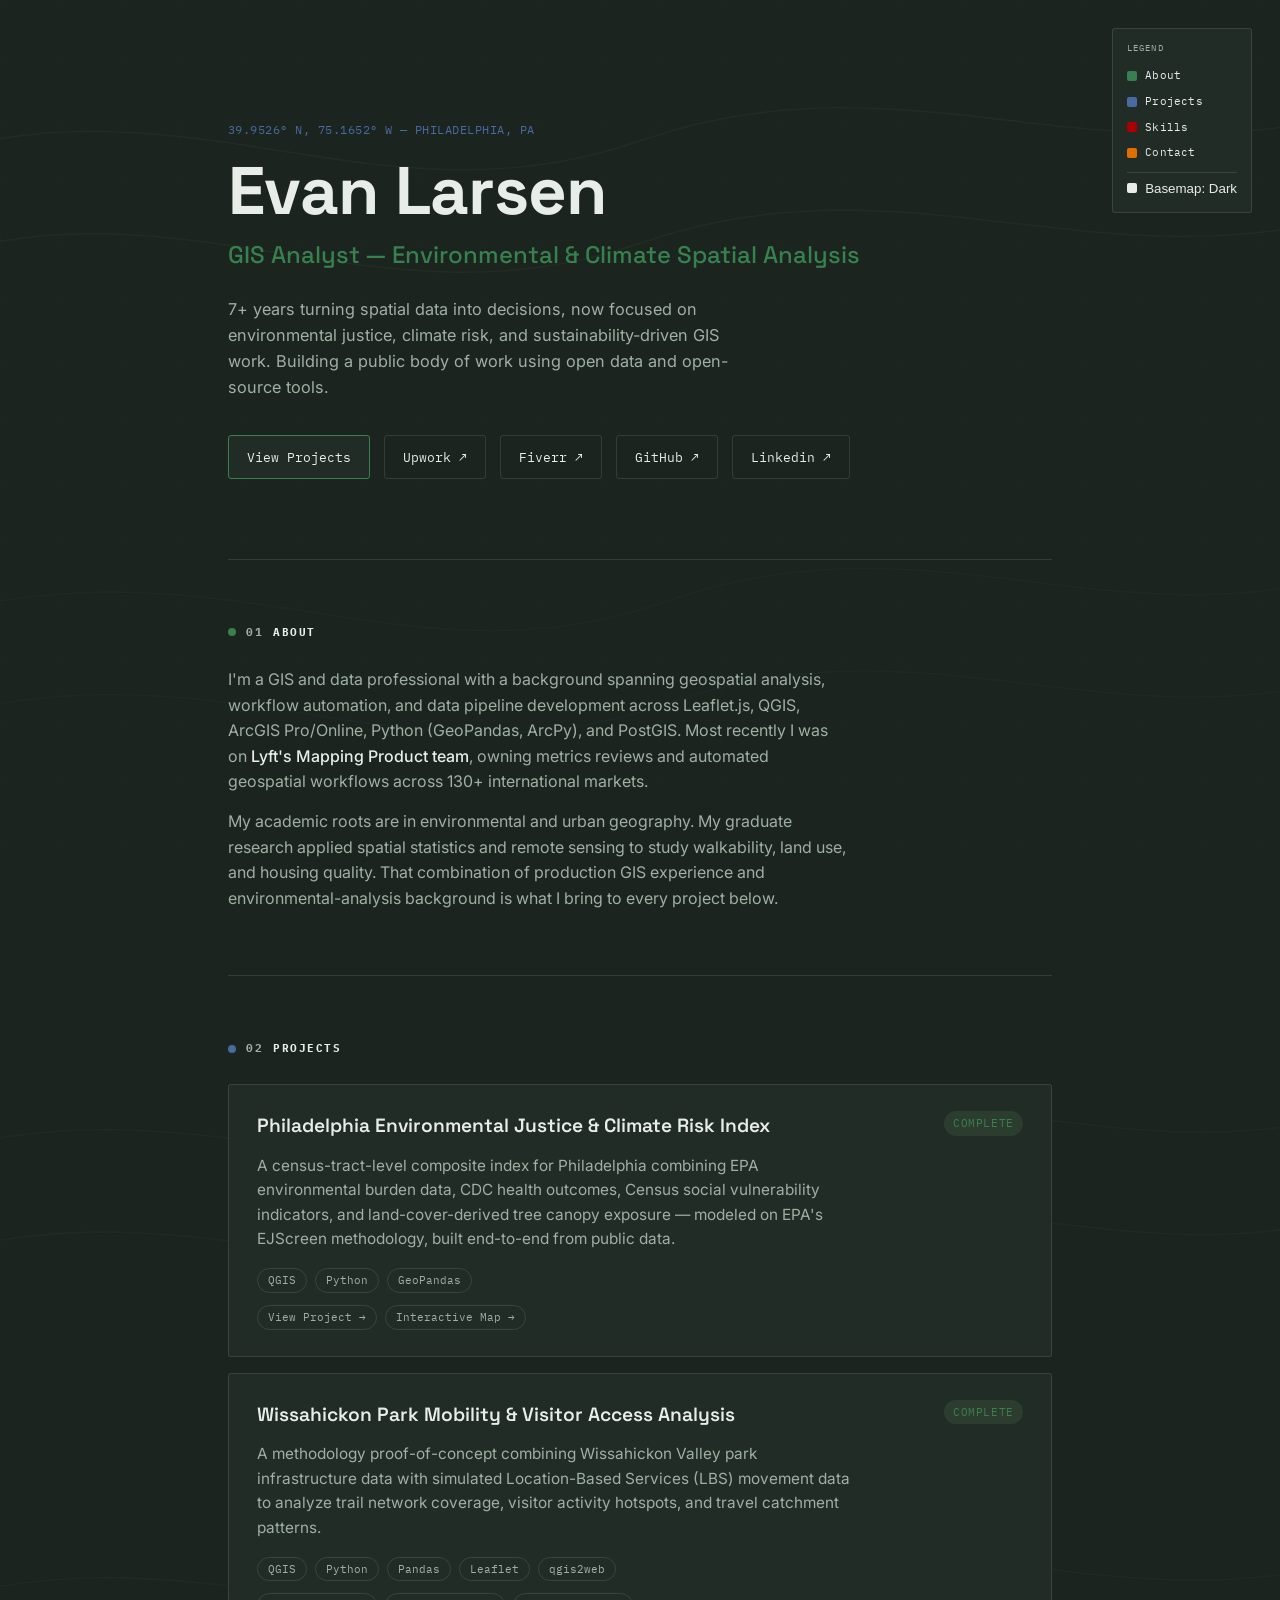
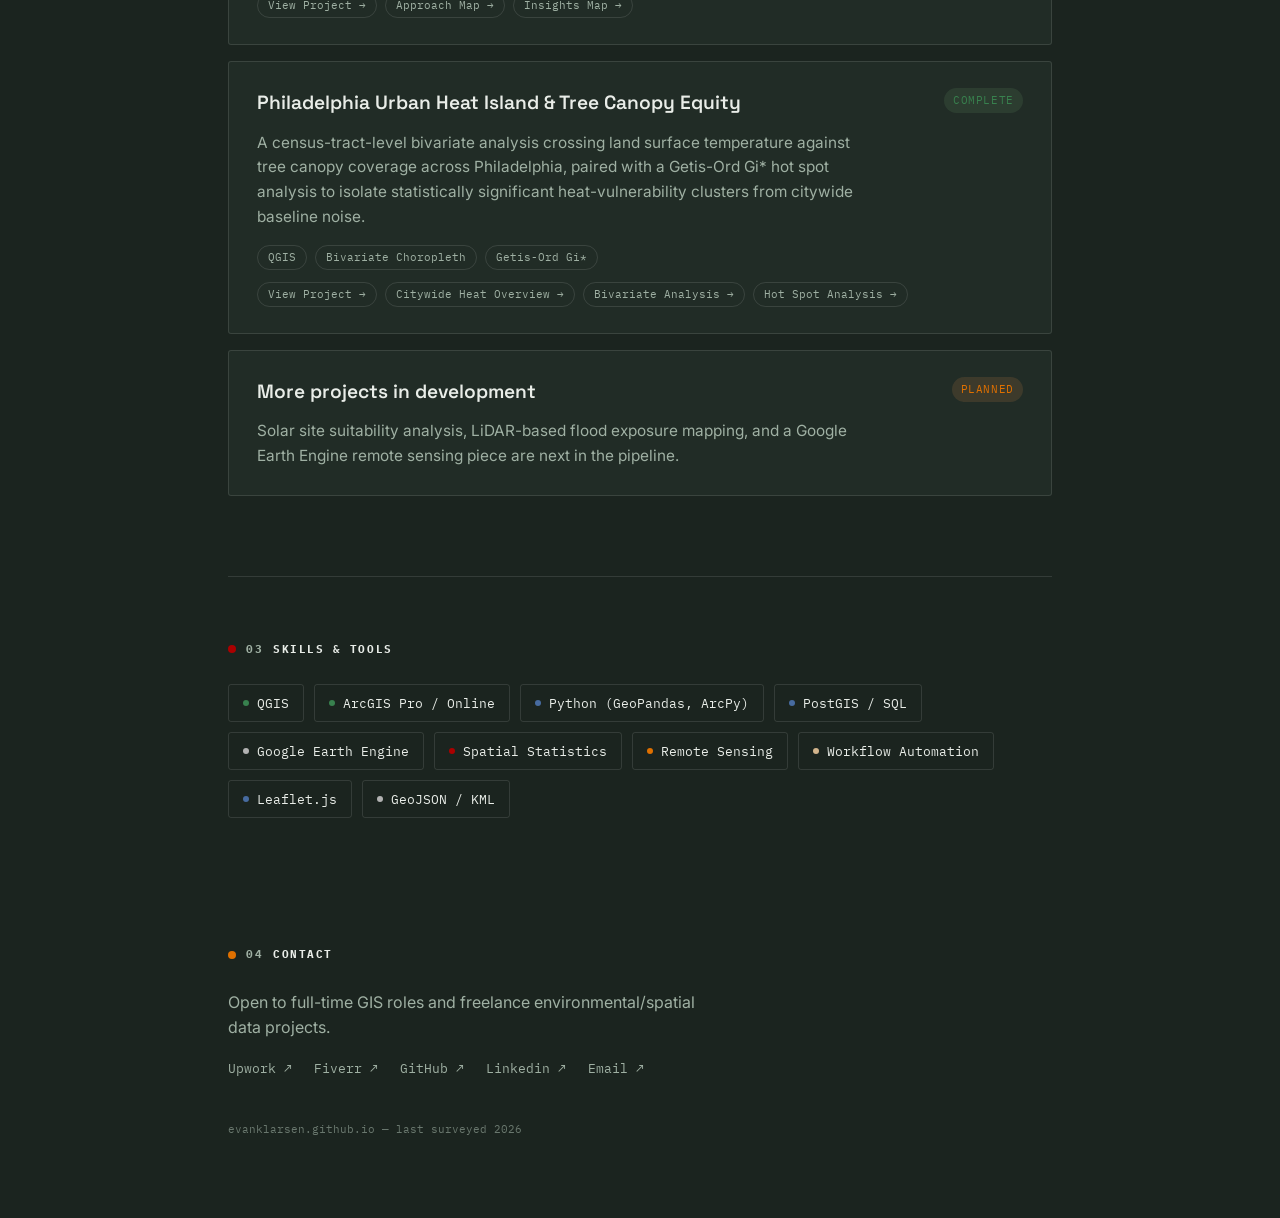
<file: index.html>
<!DOCTYPE html>
<html lang="en">
<head>
<meta charset="UTF-8">
<meta name="theme-color" content="#1b241f">
<meta property="og:image" content="https://evanklarsen.github.io/og-image.png">
<meta property="og:image:width" content="1200"> 
<meta property="og:image:height" content="630">  
<meta name="viewport" content="width=device-width, initial-scale=1.0">
<title>Evan Larsen — GIS Analyst</title>
<link rel="preconnect" href="https://fonts.googleapis.com">
<link rel="preconnect" href="https://fonts.gstatic.com" crossorigin>
<link href="https://fonts.googleapis.com/css2?family=Space+Grotesk:wght@400;500;600;700&family=Inter:wght@400;500;600&family=IBM+Plex+Mono:wght@400;500&display=swap" rel="stylesheet">
<link rel="stylesheet" href="css/style.css">
<link rel="apple-touch-icon" href="/apple-touch-icon.png">
  <link rel="icon" type="image/svg+xml" href="favicon.svg"> 
  <meta name="description" content="Evan Larsen — GIS Analyst based in Philadelphia, specializing in environmental justice, climate risk, and spatial data analysis using QGIS, Python, and PostGIS.">
<meta property="og:title" content="Evan Larsen — GIS Analyst">
<meta property="og:description" content="GIS Analyst based in Philadelphia, specializing in environmental justice, climate risk, and spatial data analysis.">
<meta property="og:type" content="website">
<meta property="og:url" content="https://evanklarsen.github.io/">
  <script type="application/ld+json">
{
  "@context": "https://schema.org",
  "@type": "Person",
  "name": "Evan Larsen",
  "jobTitle": "GIS Analyst",
  "url": "https://evanklarsen.github.io/",
  "email": "mailto:evanklarsen@gmail.com",
  "address": {
    "@type": "PostalAddress",
    "addressLocality": "Philadelphia",
    "addressRegion": "PA",
    "addressCountry": "US"
  },
  "sameAs": [
    "https://www.linkedin.com/in/evan-k-larsen",
    "https://github.com/evanklarsen",
    "https://www.upwork.com/freelancers/~013967dcb0a46b571a",
    "https://www.fiverr.com/s/odqAobx"
  ]
}
</script>
  <script>
  if (localStorage.getItem('theme') === 'light') {
    document.documentElement.setAttribute('data-theme', 'light');
  }
</script>
</head>
  
<body>

  <div class="graticule"></div>
<svg class="contours" viewBox="0 0 1000 1400" preserveAspectRatio="none" xmlns="http://www.w3.org/2000/svg">
  <path d="M-50,120 C150,60 300,180 500,110 C700,40 850,140 1050,90" stroke="#a9b96e" stroke-width="1.2" fill="none"/>
  <path d="M-50,200 C150,140 300,260 500,190 C700,120 850,220 1050,170" stroke="#a9b96e" stroke-width="1.2" fill="none"/>
  <path d="M-50,480 C180,420 320,540 520,470 C720,400 860,500 1050,450" stroke="#5089ab" stroke-width="1.2" fill="none"/>
  <path d="M-50,560 C180,500 320,620 520,550 C720,480 860,580 1050,530" stroke="#5089ab" stroke-width="1.2" fill="none"/>
  <path d="M-50,900 C160,840 340,960 520,890 C720,820 880,920 1050,870" stroke="#b08a63" stroke-width="1.2" fill="none"/>
  <path d="M-50,980 C160,920 340,1040 520,970 C720,900 880,1000 1050,950" stroke="#b08a63" stroke-width="1.2" fill="none"/>
  <path d="M-50,1250 C170,1190 330,1310 520,1240 C710,1170 870,1270 1050,1220" stroke="#6fa06a" stroke-width="1.2" fill="none"/>
</svg>

<nav class="legend" aria-label="Section navigation">
  <div class="legend-title">Legend</div>
  <a class="legend-item" href="#about"><span class="swatch" style="background:var(--canopy)"></span>About</a>
  <a class="legend-item" href="#projects"><span class="swatch" style="background:var(--water)"></span>Projects</a>
  <a class="legend-item" href="#skills"><span class="swatch" style="background:var(--building)"></span>Skills</a>
  <a class="legend-item" href="#contact"><span class="swatch" style="background:var(--road)"></span>Contact</a>
  <button id="theme-toggle" class="legend-item" aria-pressed="false" style="background:none; border:none; width:100%; text-align:left; padding-top:8px; border-top:1px solid var(--line); margin-top:6px;">
  <span class="swatch" style="background:var(--ink)"></span>Basemap: Dark
</button>
</nav>

<div class="wrap">

  <header class="hero">
    <div class="coord-tag">39.9526° N, 75.1652° W — PHILADELPHIA, PA</div>
    <h1>Evan Larsen</h1>
    <div class="role">GIS Analyst — Environmental &amp; Climate Spatial Analysis</div>
    <p class="hero-desc">
      7+ years turning spatial data into decisions, now focused on
      environmental justice, climate risk, and sustainability-driven GIS work.
      Building a public body of work using open data and open-source tools.
    </p>
    <div class="hero-links">
      <a class="btn primary" href="#projects">View Projects</a>
      <a class="btn" href="https://www.upwork.com/freelancers/~013967dcb0a46b571a" target="_blank" rel="noopener noreferrer">Upwork ↗</a>
      <a class="btn" href="https://www.fiverr.com/s/odqAobx" target="_blank" rel="noopener noreferrer">Fiverr ↗</a>
      <a class="btn" href="https://github.com/evanklarsen" target="_blank" rel="noopener noreferrer">GitHub ↗</a>
      <a class="btn" href="https://www.linkedin.com/in/evan-k-larsen" target="_blank" rel="noopener noreferrer">Linkedin ↗</a>
    </div>
  </header>

  <section id="about">
  <h2 class="section-label"><span class="swatch" style="background:var(--canopy)"></span><span class="num">01</span> About</h2>
  <p>
    I'm a GIS and data professional with a background spanning geospatial analysis,
    workflow automation, and data pipeline development across Leaflet.js, QGIS, ArcGIS Pro/Online,
    Python (GeoPandas, ArcPy), and PostGIS. Most recently I was on
    <strong>Lyft's Mapping Product team</strong>, owning metrics reviews and automated geospatial workflows across 130+ international markets.
  </p>
  <p>
    My academic roots are in environmental and urban geography. My graduate research
    applied spatial statistics and remote sensing to study walkability, land use, and housing quality. That combination of production GIS experience and environmental-analysis background is what I bring to every project below.
  </p>
</section>

  <section id="projects">
    <h2 class="section-label"><span class="swatch" style="background:var(--water)"></span><span class="num">02</span> Projects</h2>

    <div class="project-card">
      <div class="project-top">
        <div class="project-title">Philadelphia Environmental Justice &amp; Climate Risk Index</div>
        <div class="status complete">Complete</div>
      </div>
      <p class="project-desc">
        A census-tract-level composite index for Philadelphia combining EPA environmental
        burden data, CDC health outcomes, Census social vulnerability indicators, and
        land-cover-derived tree canopy exposure — modeled on EPA's EJScreen methodology,
        built end-to-end from public data.
      </p>
      <div class="project-tags">
        <span class="tag">QGIS</span>
        <span class="tag">Python</span>
        <span class="tag">GeoPandas</span>
      </div>
      <div class="project-tags" style="margin-top: 12px;">
        <a class="tag" href="Projects/ej-index-story/" target="_blank" rel="noopener noreferrer" style="text-decoration:none;">View Project →</a>
        <a class="tag" href="Projects/ej-index-map/" target="_blank" rel="noopener noreferrer" style="text-decoration:none;">Interactive Map →</a>
      </div>
    </div>

    <div class="project-card">
      <div class="project-top">
        <div class="project-title">Wissahickon Park Mobility &amp; Visitor Access Analysis</div>
        <div class="status complete">Complete</div>
      </div>
      <p class="project-desc">
        A methodology proof-of-concept combining Wissahickon Valley park infrastructure
        data with simulated Location-Based Services (LBS) movement data to analyze trail
        network coverage, visitor activity hotspots, and travel catchment patterns.
      </p>
      <div class="project-tags">
        <span class="tag">QGIS</span>
        <span class="tag">Python</span>
        <span class="tag">Pandas</span>
        <span class="tag">Leaflet</span>
        <span class="tag">qgis2web</span>
      </div>
      <div class="project-tags" style="margin-top: 12px;">
        <a class="tag" href="Projects/wissahickon_mobility/" target="_blank" rel="noopener noreferrer" style="text-decoration:none;">View Project →</a>
<a class="tag" href="Projects/wissahickon_mobility/wissahickon_webmap_approach.html" target="_blank" rel="noopener noreferrer" style="text-decoration:none;">Approach Map →</a>
<a class="tag" href="Projects/wissahickon_mobility/wissahickon_webmap_insights.html" target="_blank" rel="noopener noreferrer" style="text-decoration:none;">Insights Map →</a>
      </div>
    </div>

    <div class="project-card">
      <div class="project-top">
        <div class="project-title">Philadelphia Urban Heat Island &amp; Tree Canopy Equity</div>
        <div class="status complete">Complete</div>
      </div>
      <p class="project-desc">
        A census-tract-level bivariate analysis crossing land surface temperature against
        tree canopy coverage across Philadelphia, paired with a Getis-Ord Gi* hot spot
        analysis to isolate statistically significant heat-vulnerability clusters from
        citywide baseline noise.
      </p>
      <div class="project-tags">
        <span class="tag">QGIS</span>
        <span class="tag">Bivariate Choropleth</span>
        <span class="tag">Getis-Ord Gi*</span>
      </div>
      <div class="project-tags" style="margin-top: 12px;">
        <a class="tag" href="Projects/urban-heat-tree-canopy/" target="_blank" rel="noopener noreferrer" style="text-decoration:none;">View Project →</a>
        <a class="tag" href="Projects/urban-heat-tree-canopy/figure-1-citywide-heat-overview-1.png" target="_blank" rel="noopener noreferrer" style="text-decoration:none;">Citywide Heat Overview →</a>
        <a class="tag" href="Projects/urban-heat-tree-canopy/figure-2-bivariate-analysis-1.png" target="_blank" rel="noopener noreferrer" style="text-decoration:none;">Bivariate Analysis →</a>
        <a class="tag" href="Projects/urban-heat-tree-canopy/figure-3-hot-spot-analysis-1.png" target="_blank" rel="noopener noreferrer" style="text-decoration:none;">Hot Spot Analysis →</a>
      </div>
       </div>

    <div class="project-card">
      <div class="project-top">
        <div class="project-title">More projects in development</div>
        <div class="status progress">Planned</div>
      </div>
      <p class="project-desc">
        Solar site suitability analysis, LiDAR-based flood exposure mapping, and a
        Google Earth Engine remote sensing piece are next in the pipeline.
      </p>
    </div>
  </section>

  <section id="skills">
    <h2 class="section-label"><span class="swatch" style="background:var(--building)"></span><span class="num">03</span> Skills &amp; Tools</h2>
    <div class="skills-grid">
      <span class="skill-tag"><span class="dot" style="background:var(--canopy)"></span>QGIS</span>
      <span class="skill-tag"><span class="dot" style="background:var(--canopy)"></span>ArcGIS Pro / Online</span>
      <span class="skill-tag"><span class="dot" style="background:var(--water)"></span>Python (GeoPandas, ArcPy)</span>
      <span class="skill-tag"><span class="dot" style="background:var(--water)"></span>PostGIS / SQL</span>
      <span class="skill-tag"><span class="dot" style="background:var(--soil)"></span>Google Earth Engine</span>
      <span class="skill-tag"><span class="dot" style="background:var(--building)"></span>Spatial Statistics</span>
      <span class="skill-tag"><span class="dot" style="background:var(--road)"></span>Remote Sensing</span>
      <span class="skill-tag"><span class="dot" style="background:var(--grass)"></span>Workflow Automation</span>
      <span class="skill-tag"><span class="dot" style="background:var(--water)"></span>Leaflet.js</span>
      <span class="skill-tag"><span class="dot" style="background:var(--soil)"></span>GeoJSON / KML</span>
    </div>
  </section>

  <footer id="contact">
    <h2 class="section-label"><span class="swatch" style="background:var(--road)"></span><span class="num">04</span> Contact</h2>
    <p style="color: var(--ink-dim); max-width: 50ch;">
      Open to full-time GIS roles and freelance environmental/spatial data projects.
    </p>
    <div class="footer-links">
      <a href="https://www.upwork.com/freelancers/~013967dcb0a46b571a" target="_blank" rel="noopener noreferrer">Upwork ↗</a>
      <a href="https://www.fiverr.com/s/odqAobx" target="_blank" rel="noopener noreferrer">Fiverr ↗</a>
      <a href="https://github.com/evanklarsen" target="_blank" rel="noopener noreferrer">GitHub ↗</a>
      <a href="https://www.linkedin.com/in/evan-k-larsen/" target="_blank" rel="noopener noreferrer">Linkedin ↗</a>
      <a href="mailto:evanklarsen@gmail.com">Email ↗</a>
    </div>
<div class="footer-meta" id="last-updated">evanklarsen.github.io — last surveyed 2026</div>
  </footer>

</div>
<script src="js/main.js" defer></script>
</body>
</html>
</file>
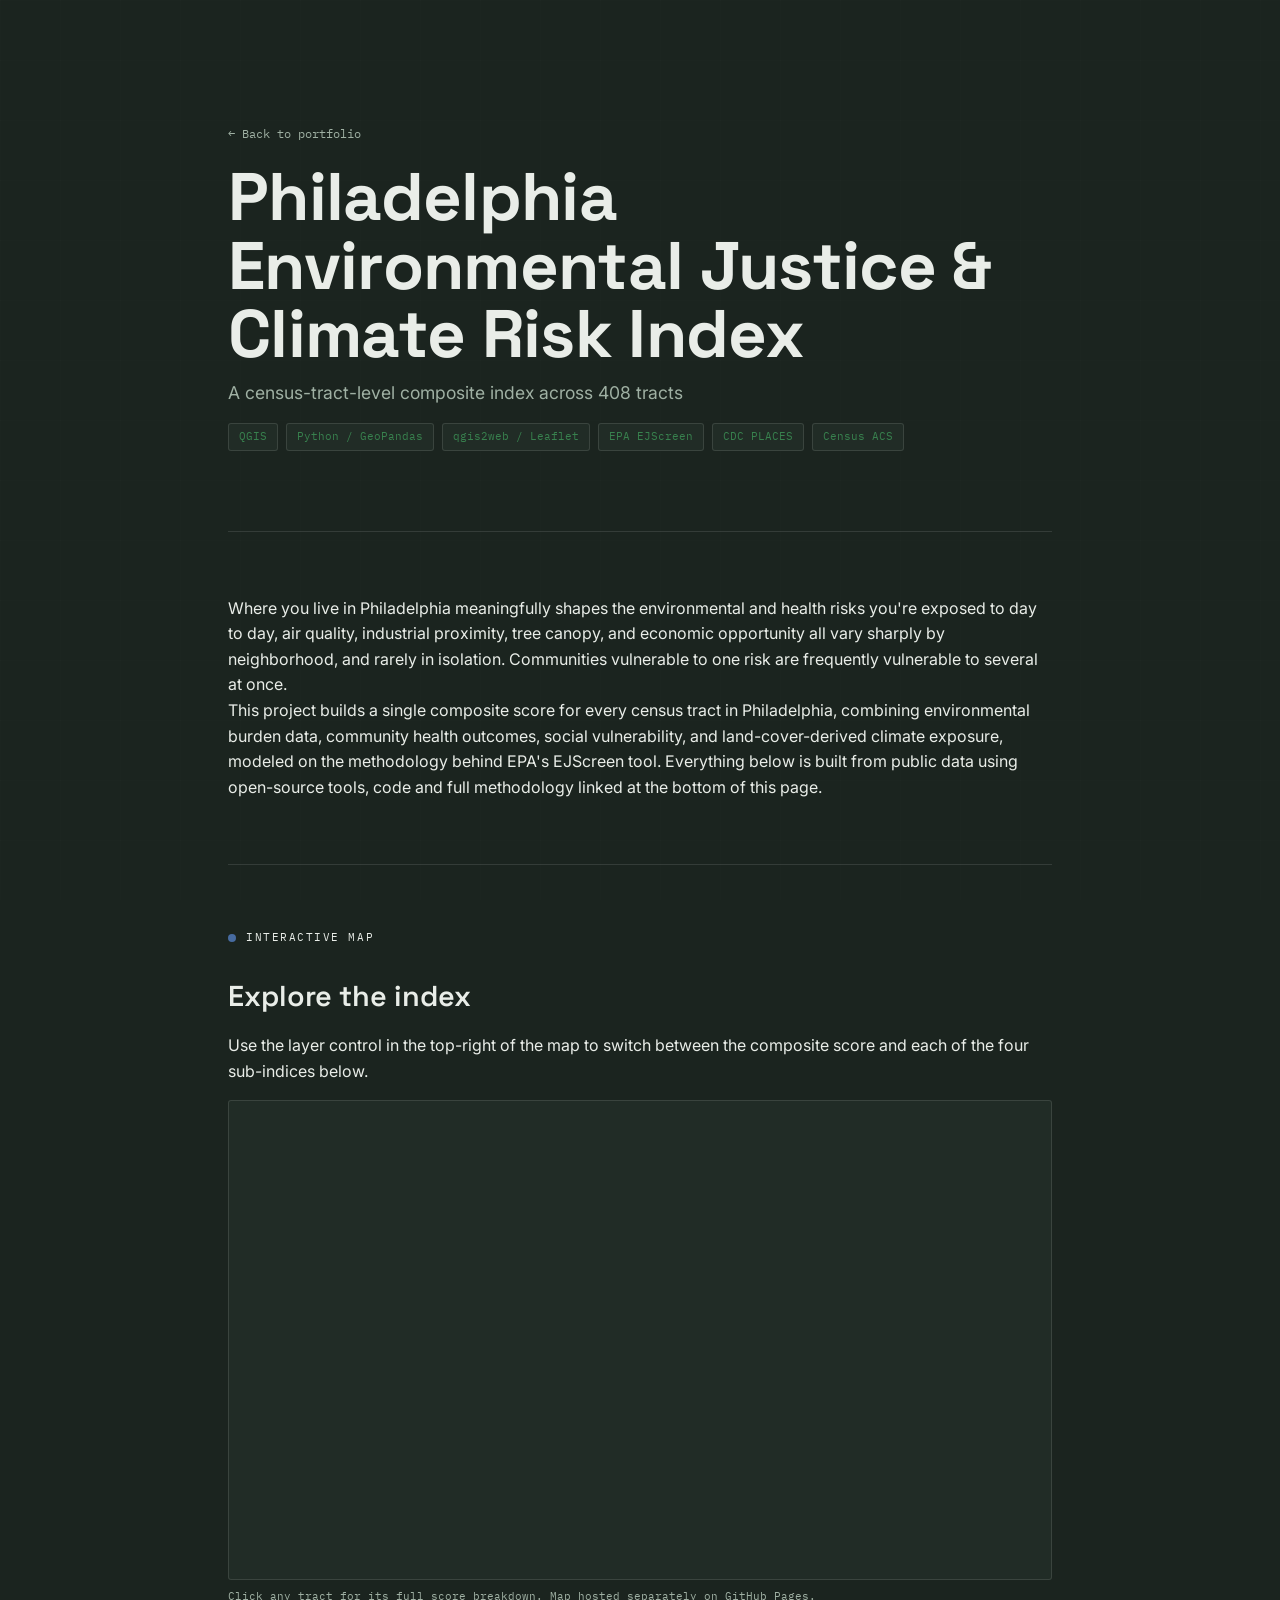
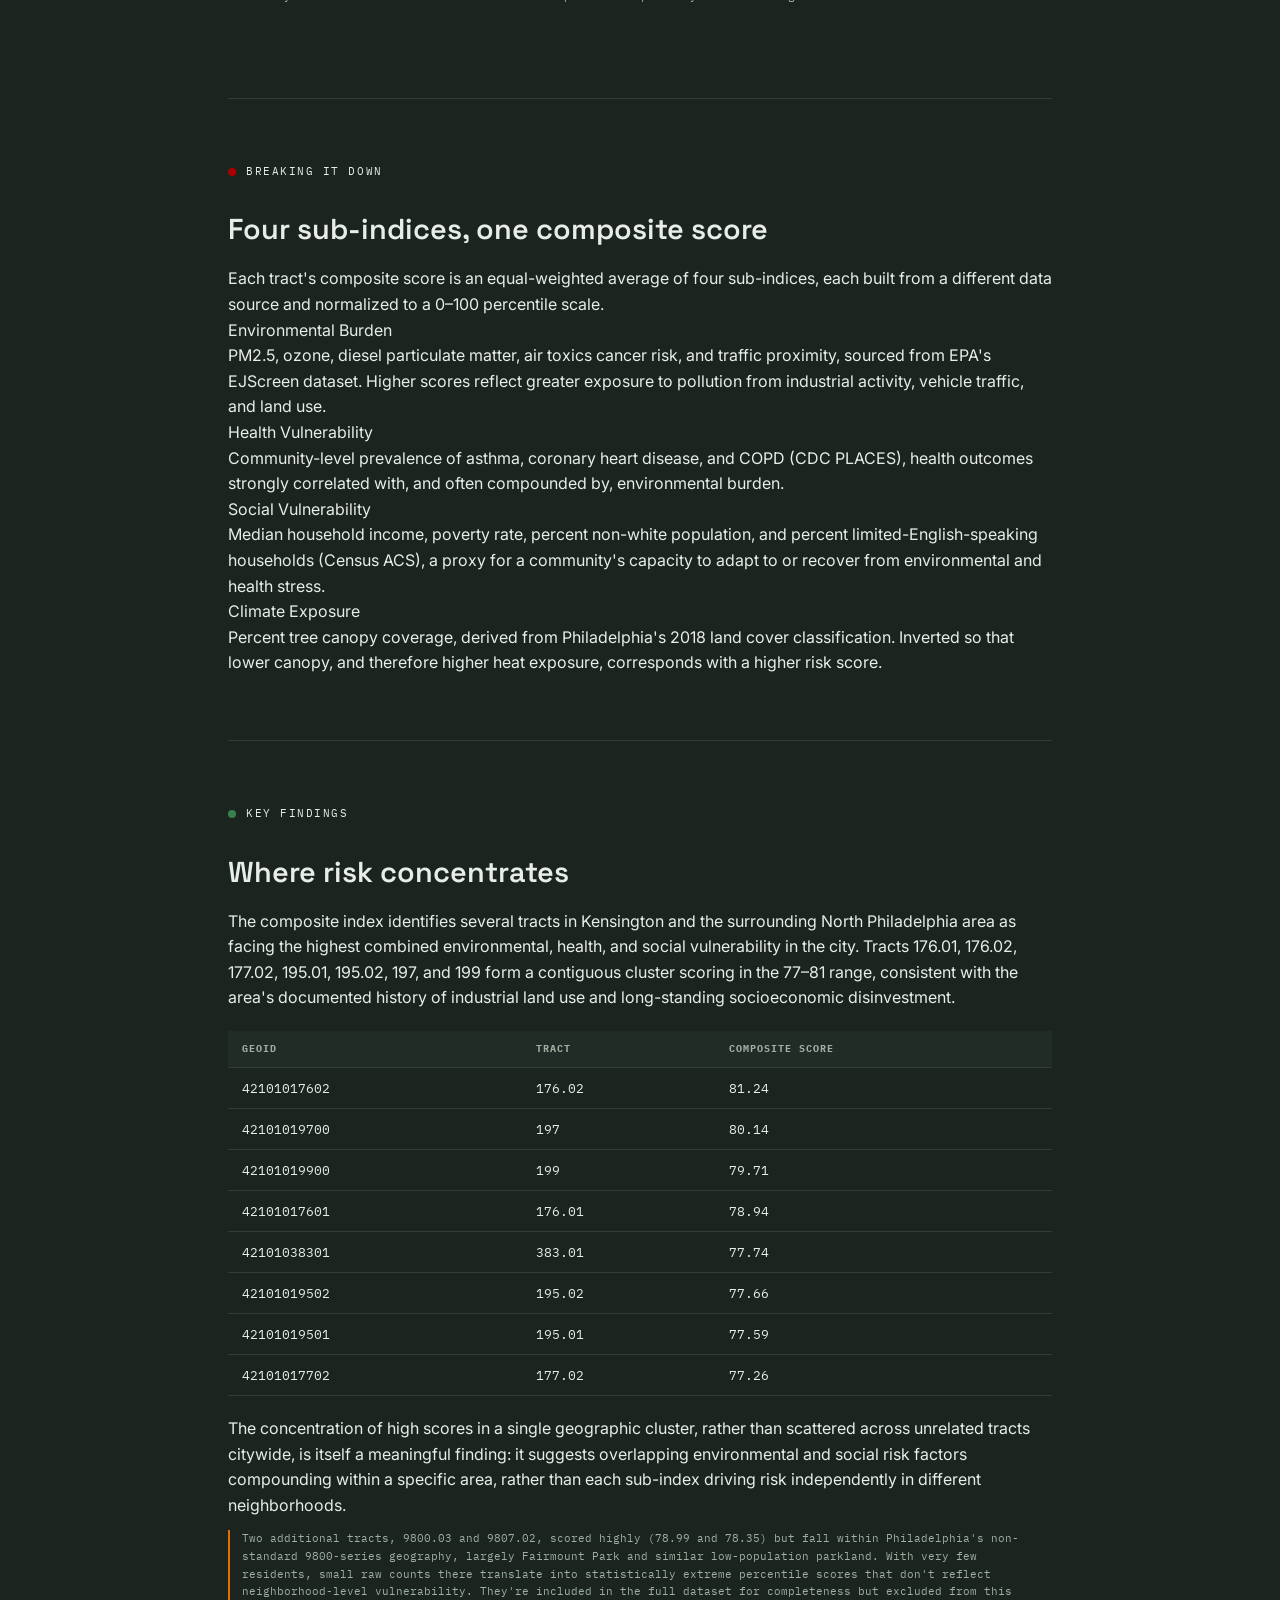
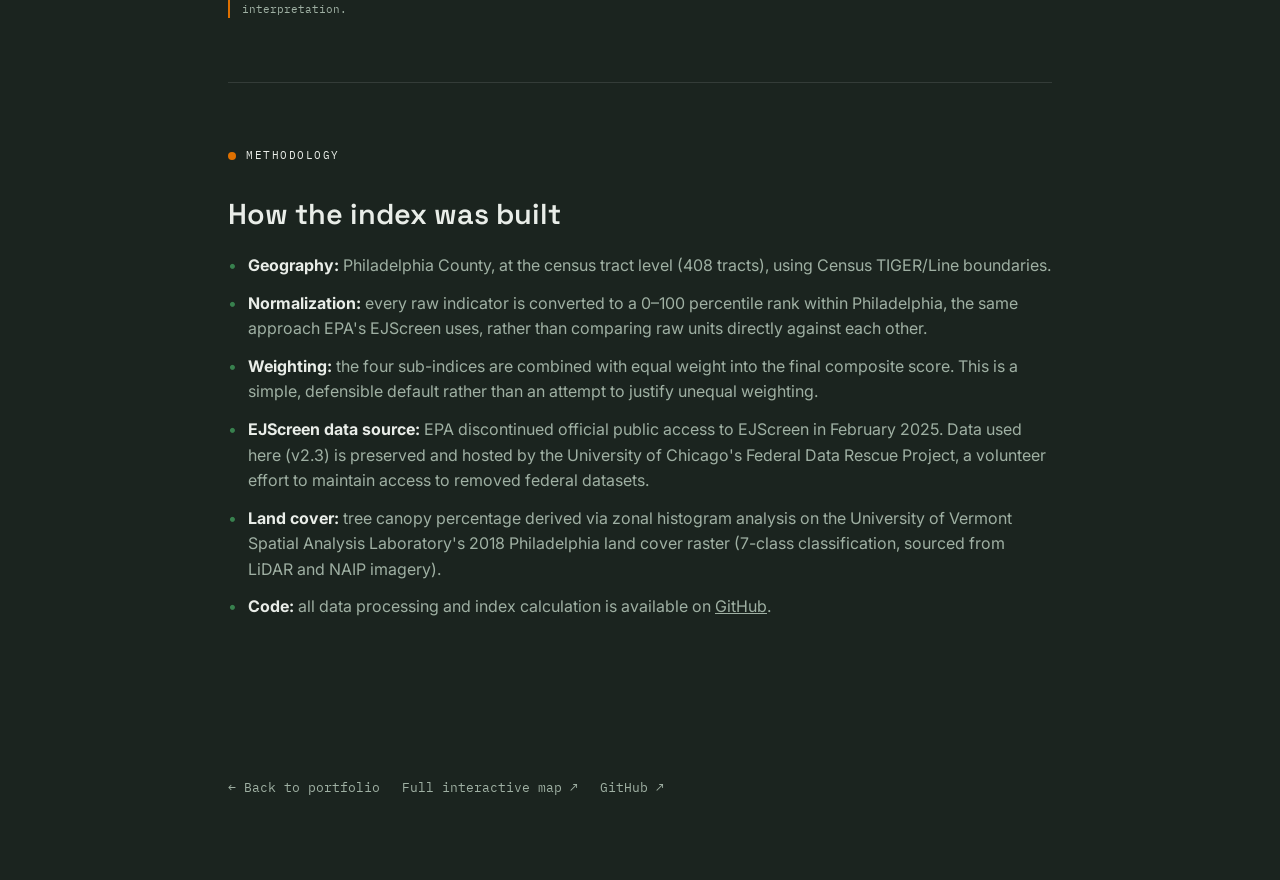
<file: Projects/ej-index-story/index.html>
<!DOCTYPE html>
<html lang="en">
<head>
<meta charset="UTF-8">
<meta name="theme-color" content="#1b241f">
<meta name="viewport" content="width=device-width, initial-scale=1.0">
<meta property="og:image" content="https://evanklarsen.github.io/og-image.png">
<meta property="og:image:width" content="1200"> 
<meta property="og:image:height" content="630">  
<title>Philadelphia EJ & Climate Risk Index — Evan L.</title>
<link rel="preconnect" href="https://fonts.googleapis.com">
<link rel="preconnect" href="https://fonts.gstatic.com" crossorigin>
<link href="https://fonts.googleapis.com/css2?family=Space+Grotesk:wght@400;500;600;700&family=Inter:wght@400;500;600&family=IBM+Plex+Mono:wght@400;500&display=swap" rel="stylesheet">
<link rel="stylesheet" href="../../css/style.css">
<link rel="apple-touch-icon" href="/apple-touch-icon.png">
  <meta name="description" content="A census-tract-level Environmental Justice and Climate Risk Index for Philadelphia, combining EPA, CDC, and Census data with tree canopy analysis.">
<meta property="og:title" content="Philadelphia EJ & Climate Risk Index">
<meta property="og:description" content="A census-tract-level Environmental Justice and Climate Risk Index for Philadelphia, combining EPA, CDC, and Census data with tree canopy analysis.">
<meta property="og:type" content="website">
<meta property="og:url" content="https://evanklarsen.github.io/Projects/ej-index-story/">
  <link rel="icon" type="image/svg+xml" href="../../favicon.svg">
<script>
  if (localStorage.getItem('theme') === 'light') {
    document.documentElement.setAttribute('data-theme', 'light');
  }
</script>
<script type="application/ld+json">
{
  "@context": "https://schema.org",
  "@type": "CreativeWork",
  "name": "Philadelphia Environmental Justice & Climate Risk Index",
  "description": "A census-tract-level Environmental Justice and Climate Risk Index for Philadelphia, combining EPA, CDC, and Census data with tree canopy analysis.",
  "url": "https://evanklarsen.github.io/Projects/ej-index-story/",
  "author": { "@type": "Person", "name": "Evan Larsen", "url": "https://evanklarsen.github.io/" },
  "keywords": ["GIS", "Environmental Justice", "Climate Risk", "QGIS", "Python", "GeoPandas"]
}
</script>
  <script type="application/ld+json">
{
  "@context": "https://schema.org",
  "@type": "CreativeWork",
  "name": "Philadelphia Environmental Justice & Climate Risk Index",
  "description": "A census-tract-level Environmental Justice and Climate Risk Index for Philadelphia, combining EPA, CDC, and Census data with tree canopy analysis.",
  "url": "https://evanklarsen.github.io/Projects/ej-index-story/",
  "author": { "@type": "Person", "name": "Evan Larsen", "url": "https://evanklarsen.github.io/" },
  "keywords": ["GIS", "Environmental Justice", "Climate Risk", "QGIS", "Python", "GeoPandas"]
}
</script>
<script data-goatcounter="https://evanklarsen.goatcounter.com/count" async src="//gc.zgo.at/count.js"></script>
</head>
<body>
  <div class="graticule"></div>
<div class="wrap">

  <header class="hero">
    <a class="back-link" href="/">&larr; Back to portfolio</a>
    <h1>Philadelphia Environmental Justice &amp; Climate Risk Index</h1>
    <div class="subtitle">A census-tract-level composite index across 408 tracts</div>
    <div class="tools-used">
      <span>QGIS</span>
      <span>Python / GeoPandas</span>
      <span>qgis2web / Leaflet</span>
      <span>EPA EJScreen</span>
      <span>CDC PLACES</span>
      <span>Census ACS</span>
    </div>
  </header>

  <section id="intro">
    <p>
      Where you live in Philadelphia meaningfully shapes the environmental and health risks
      you're exposed to day to day, air quality, industrial proximity, tree canopy, and
      economic opportunity all vary sharply by neighborhood, and rarely in isolation.
      Communities vulnerable to one risk are frequently vulnerable to several at once.
    </p>
    <p>
      This project builds a single composite score for every census tract in Philadelphia,
      combining environmental burden data, community health outcomes, social vulnerability,
      and land-cover-derived climate exposure, modeled on the methodology behind EPA's
      EJScreen tool. Everything below is built from public data using open-source tools,
      code and full methodology linked at the bottom of this page.
    </p>
  </section>

  <section id="map">
    <div class="section-label"><span class="swatch" style="background:var(--water)"></span>Interactive Map</div>
    <h2 class="section-title">Explore the index</h2>
    <p>Use the layer control in the top-right of the map to switch between the composite score and each of the four sub-indices below.</p>
    <div class="map-embed-wrap">
      <iframe src="https://evanklarsen.github.io/Projects/ej-index-map/" loading="lazy" title="Interactive EJ and Climate Risk map"></iframe>
    </div>
    <div class="map-caption">Click any tract for its full score breakdown. Map hosted separately on GitHub Pages.</div>
  </section>

  <section id="breakdown">
    <div class="section-label"><span class="swatch" style="background:var(--building)"></span>Breaking It Down</div>
    <h2 class="section-title">Four sub-indices, one composite score</h2>
    <p>Each tract's composite score is an equal-weighted average of four sub-indices, each built from a different data source and normalized to a 0–100 percentile scale.</p>

    <div class="index-grid">
      <div class="index-card">
        <div class="index-card-title"><span class="swatch" style="background:var(--road)"></span>Environmental Burden</div>
        <p>PM2.5, ozone, diesel particulate matter, air toxics cancer risk, and traffic proximity, sourced from EPA's EJScreen dataset. Higher scores reflect greater exposure to pollution from industrial activity, vehicle traffic, and land use.</p>
      </div>
      <div class="index-card">
        <div class="index-card-title"><span class="swatch" style="background:var(--soil)"></span>Health Vulnerability</div>
        <p>Community-level prevalence of asthma, coronary heart disease, and COPD (CDC PLACES), health outcomes strongly correlated with, and often compounded by, environmental burden.</p>
      </div>
      <div class="index-card">
        <div class="index-card-title"><span class="swatch" style="background:var(--building)"></span>Social Vulnerability</div>
        <p>Median household income, poverty rate, percent non-white population, and percent limited-English-speaking households (Census ACS), a proxy for a community's capacity to adapt to or recover from environmental and health stress.</p>
      </div>
      <div class="index-card">
        <div class="index-card-title"><span class="swatch" style="background:var(--canopy)"></span>Climate Exposure</div>
        <p>Percent tree canopy coverage, derived from Philadelphia's 2018 land cover classification. Inverted so that lower canopy, and therefore higher heat exposure, corresponds with a higher risk score.</p>
      </div>
    </div>
  </section>

  <section id="findings">
    <div class="section-label"><span class="swatch" style="background:var(--canopy)"></span>Key Findings</div>
    <h2 class="section-title">Where risk concentrates</h2>
    <p>
      The composite index identifies several tracts in Kensington and the surrounding North
      Philadelphia area as facing the highest combined environmental, health, and social
      vulnerability in the city. Tracts 176.01, 176.02, 177.02, 195.01, 195.02, 197, and 199
      form a contiguous cluster scoring in the 77–81 range, consistent with the area's
      documented history of industrial land use and long-standing socioeconomic disinvestment.
    </p>

    <table>
      <tr><th>GEOID</th><th>Tract</th><th>Composite Score</th></tr>
      <tr><td>42101017602</td><td>176.02</td><td>81.24</td></tr>
      <tr><td>42101019700</td><td>197</td><td>80.14</td></tr>
      <tr><td>42101019900</td><td>199</td><td>79.71</td></tr>
      <tr><td>42101017601</td><td>176.01</td><td>78.94</td></tr>
      <tr><td>42101038301</td><td>383.01</td><td>77.74</td></tr>
      <tr><td>42101019502</td><td>195.02</td><td>77.66</td></tr>
      <tr><td>42101019501</td><td>195.01</td><td>77.59</td></tr>
      <tr><td>42101017702</td><td>177.02</td><td>77.26</td></tr>
    </table>

    <p style="margin-top:20px;">
      The concentration of high scores in a single geographic cluster, rather than scattered
      across unrelated tracts citywide, is itself a meaningful finding: it suggests
      overlapping environmental and social risk factors compounding within a specific area,
      rather than each sub-index driving risk independently in different neighborhoods.
    </p>

    <div class="footnote">
      Two additional tracts, 9800.03 and 9807.02, scored highly (78.99 and 78.35) but fall
      within Philadelphia's non-standard 9800-series geography, largely Fairmount Park and
      similar low-population parkland. With very few residents, small raw counts there
      translate into statistically extreme percentile scores that don't reflect
      neighborhood-level vulnerability. They're included in the full dataset for
      completeness but excluded from this interpretation.
    </div>
  </section>

  <section id="methodology">
    <div class="section-label"><span class="swatch" style="background:var(--road)"></span>Methodology</div>
    <h2 class="section-title">How the index was built</h2>
    <ul class="methodology-list">
      <li><strong>Geography:</strong> Philadelphia County, at the census tract level (408 tracts), using Census TIGER/Line boundaries.</li>
      <li><strong>Normalization:</strong> every raw indicator is converted to a 0–100 percentile rank within Philadelphia, the same approach EPA's EJScreen uses, rather than comparing raw units directly against each other.</li>
      <li><strong>Weighting:</strong> the four sub-indices are combined with equal weight into the final composite score. This is a simple, defensible default rather than an attempt to justify unequal weighting.</li>
      <li><strong>EJScreen data source:</strong> EPA discontinued official public access to EJScreen in February 2025. Data used here (v2.3) is preserved and hosted by the University of Chicago's Federal Data Rescue Project, a volunteer effort to maintain access to removed federal datasets.</li>
      <li><strong>Land cover:</strong> tree canopy percentage derived via zonal histogram analysis on the University of Vermont Spatial Analysis Laboratory's 2018 Philadelphia land cover raster (7-class classification, sourced from LiDAR and NAIP imagery).</li>
      <li><strong>Code:</strong> all data processing and index calculation is available on <a href="https://github.com/evanklarsen" target="_blank" rel="noopener noreferrer">GitHub</a>.</li>
    </ul>
  </section>

  <footer>
    <div class="footer-links">
<a href="/">&larr; Back to portfolio</a>
      <a href="https://evanklarsen.github.io/Projects/ej-index-map/" target="_blank" rel="noopener noreferrer">Full interactive map ↗</a>
      <a href="https://github.com/evanklarsen" target="_blank" rel="noopener noreferrer">GitHub ↗</a>
    </div>
  </footer>

</div>
  <script src="/js/main.js" defer></script>
</body>
</html>
</file>
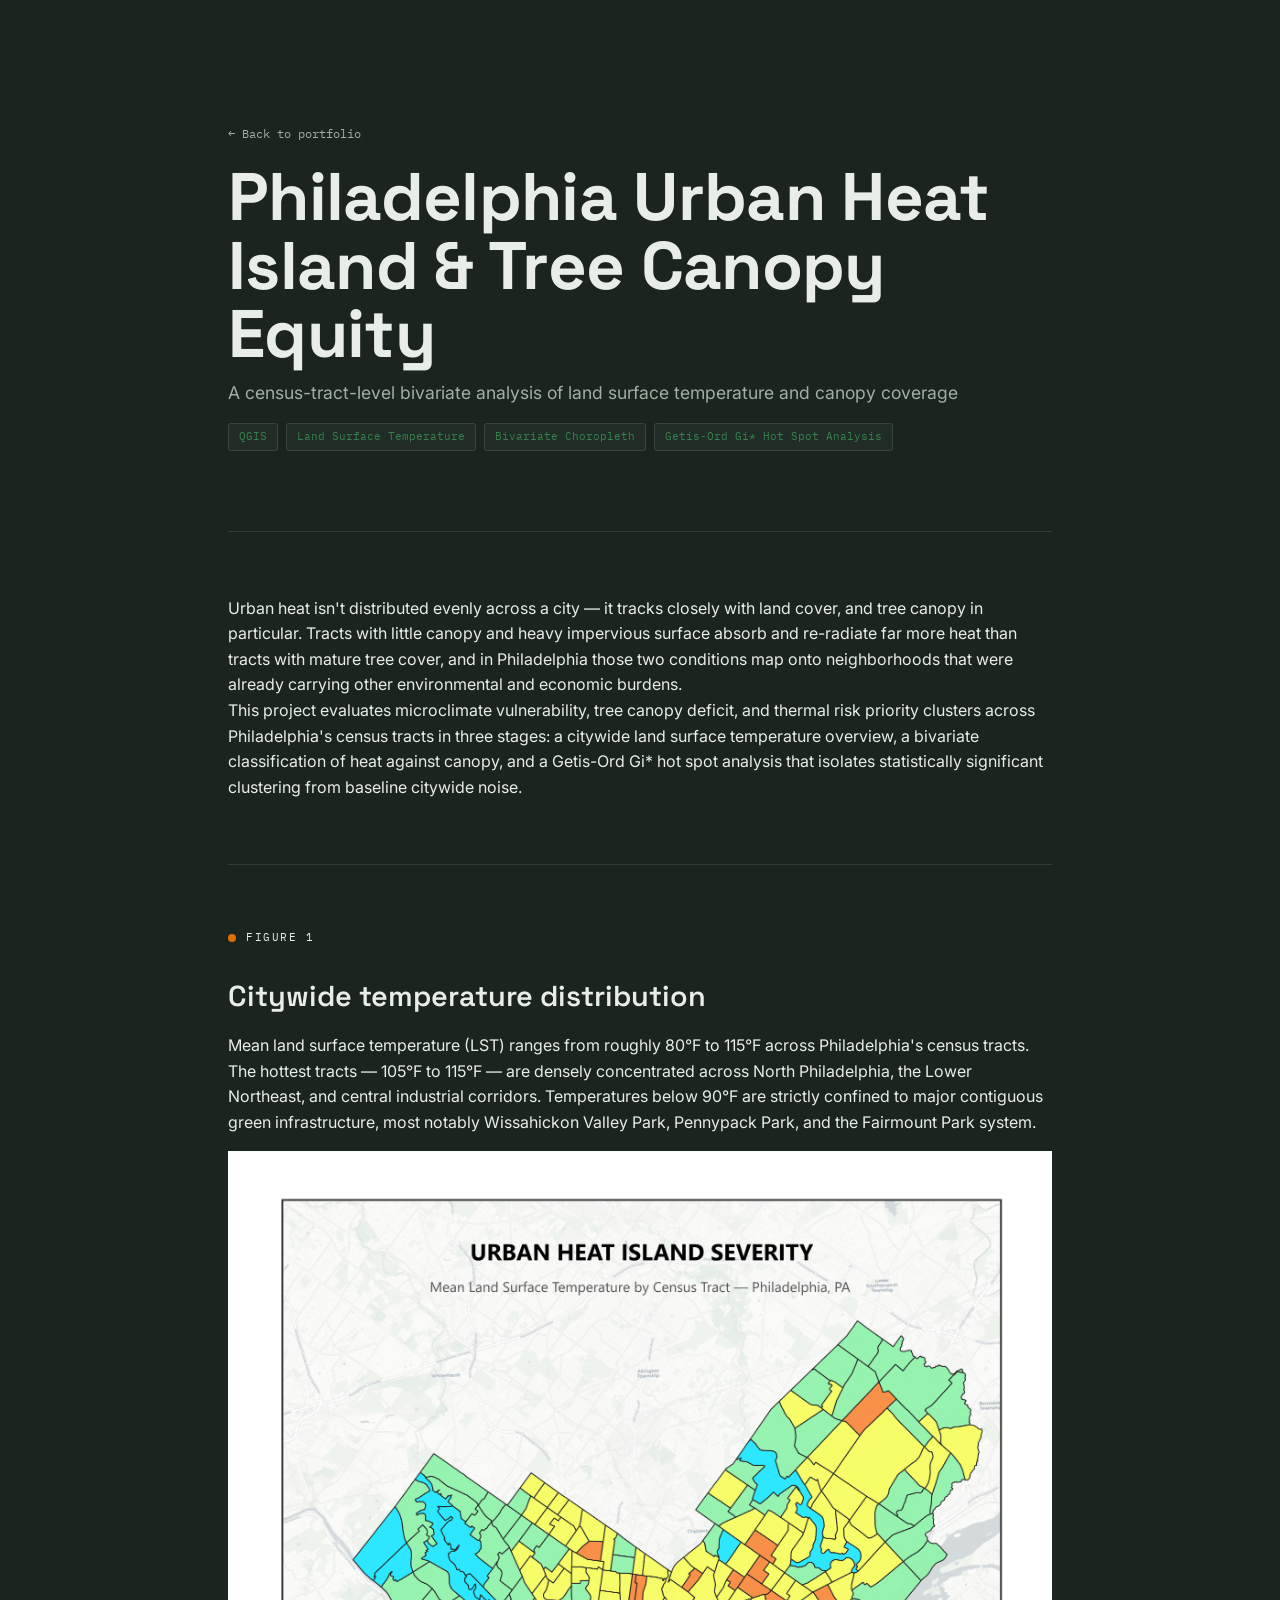
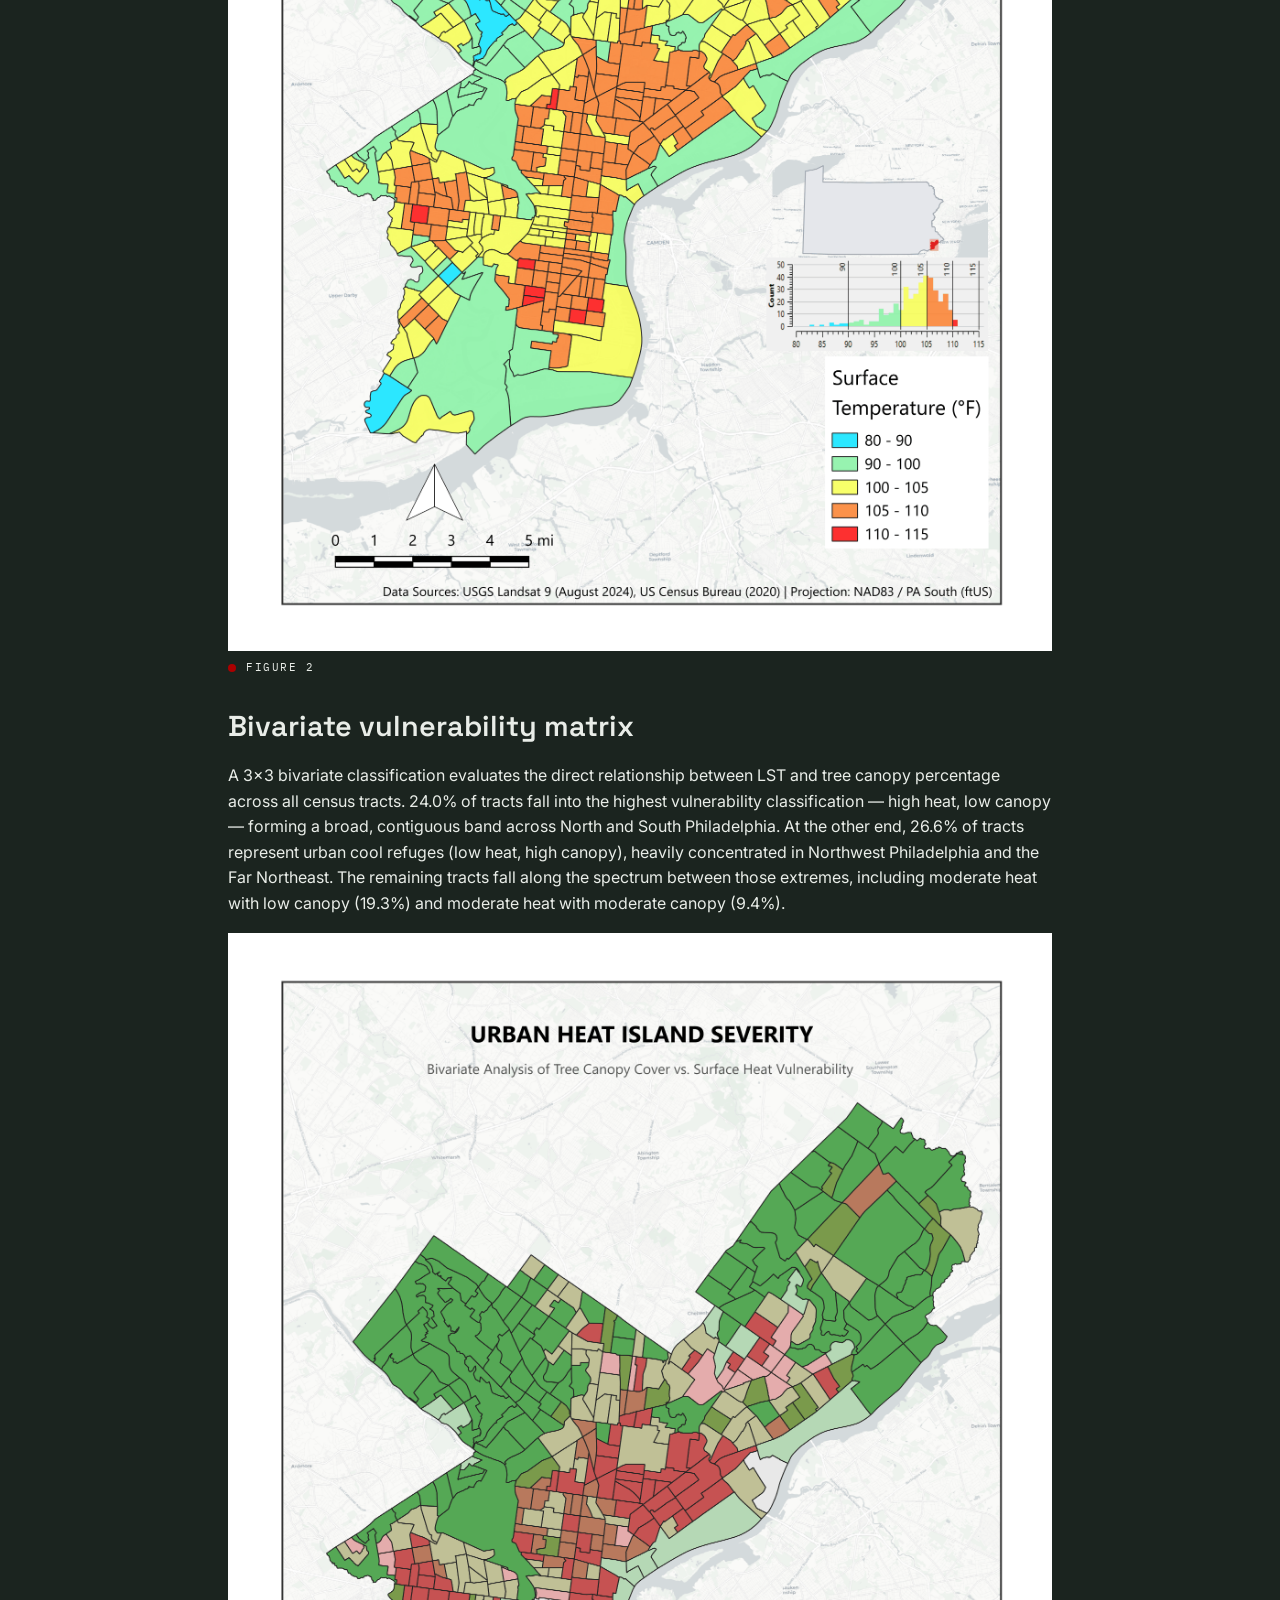
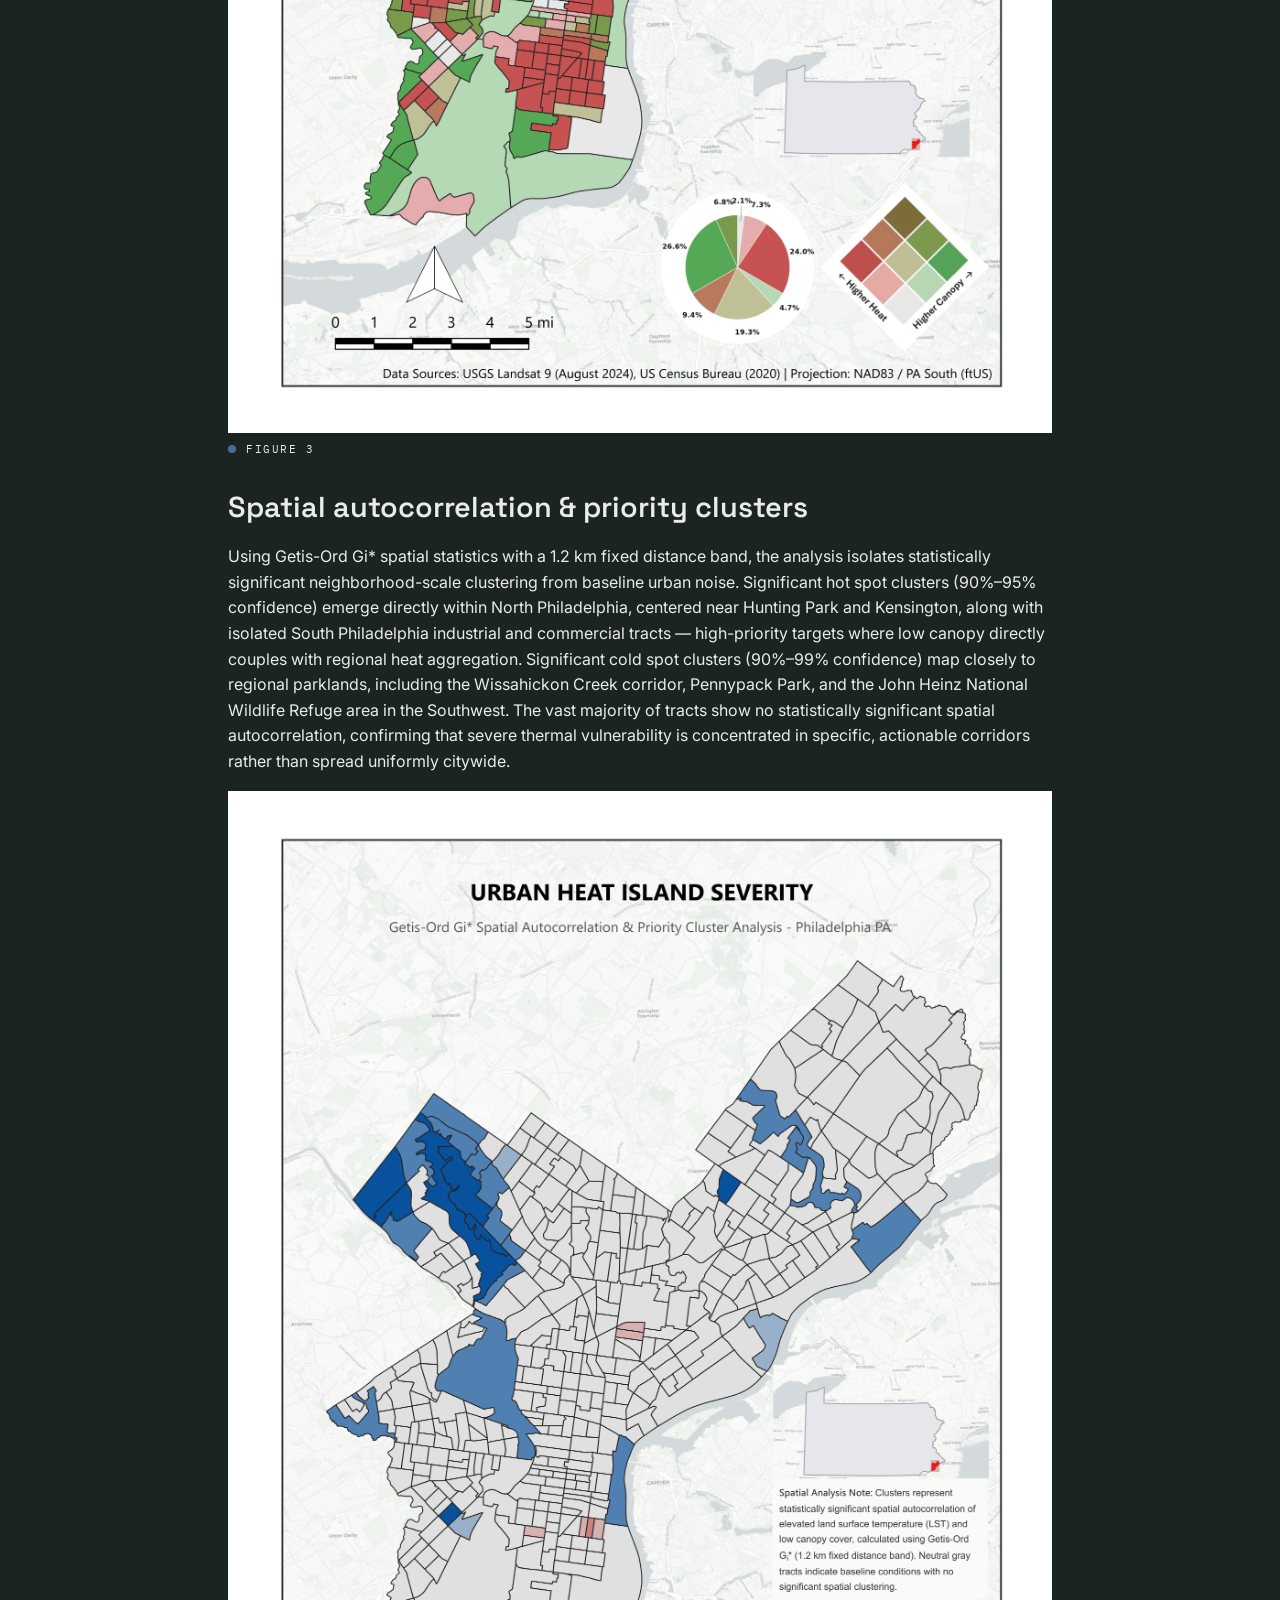
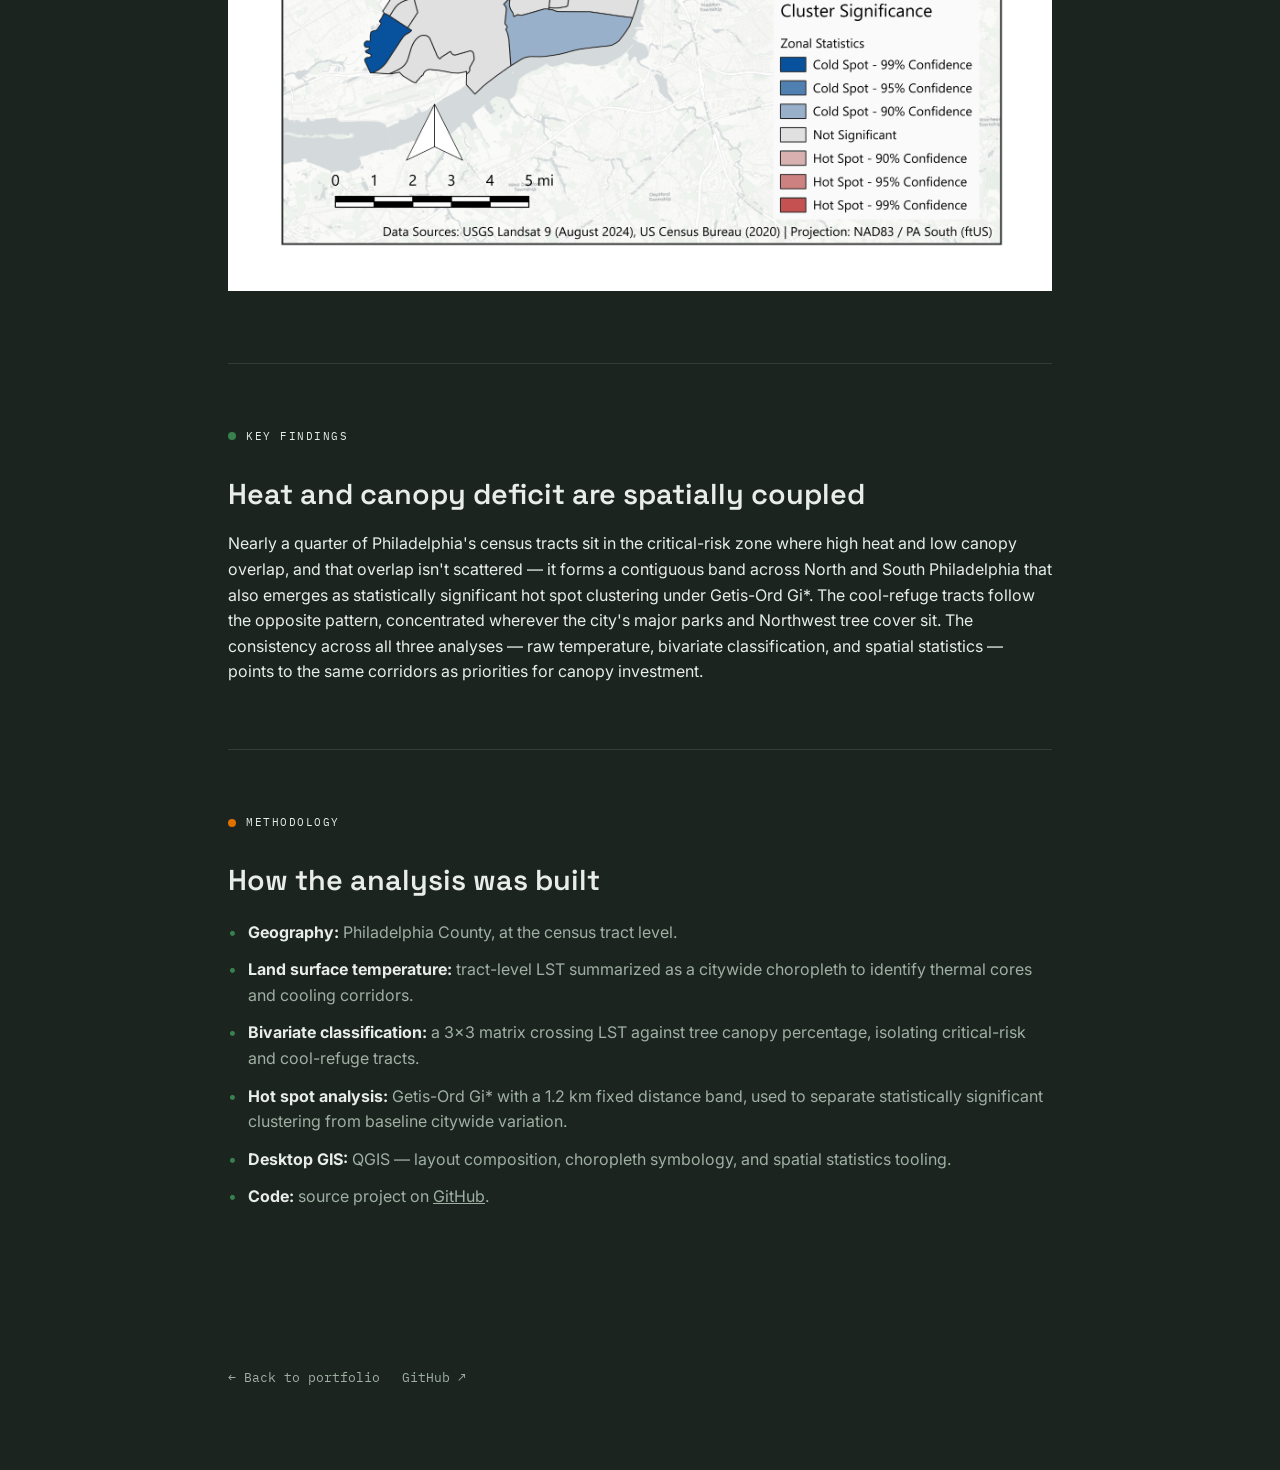
<file: Projects/urban-heat-tree-canopy/index.html>
<!DOCTYPE html>
<html lang="en">
<head>
<meta charset="UTF-8">
<meta name="theme-color" content="#1b241f">
<meta name="viewport" content="width=device-width, initial-scale=1.0">
<meta property="og:image" content="https://evanklarsen.github.io/og-image.png">
<meta property="og:image:width" content="1200">
<meta property="og:image:height" content="630">
<title>Philadelphia Urban Heat Island &amp; Tree Canopy Equity — Evan L.</title>
<link rel="preconnect" href="https://fonts.googleapis.com">
<link rel="preconnect" href="https://fonts.gstatic.com" crossorigin>
<link href="https://fonts.googleapis.com/css2?family=Space+Grotesk:wght@400;500;600;700&family=Inter:wght@400;500;600&family=IBM+Plex+Mono:wght@400;500&display=swap" rel="stylesheet">
<link rel="stylesheet" href="../../css/style.css">
<link rel="apple-touch-icon" href="/apple-touch-icon.png">
<meta name="description" content="A bivariate spatial analysis of land surface temperature and tree canopy coverage across Philadelphia census tracts, with Getis-Ord Gi* hot spot analysis identifying priority heat-vulnerability clusters.">
<meta property="og:title" content="Philadelphia Urban Heat Island & Tree Canopy Equity">
<meta property="og:description" content="A bivariate spatial analysis of land surface temperature and tree canopy coverage across Philadelphia census tracts, with Getis-Ord Gi* hot spot analysis identifying priority heat-vulnerability clusters.">
<meta property="og:type" content="website">
<meta property="og:url" content="https://evanklarsen.github.io/Projects/urban-heat-tree-canopy/">
<link rel="icon" type="image/svg+xml" href="../../favicon.svg">
<script>
  if (localStorage.getItem('theme') === 'light') {
    document.documentElement.setAttribute('data-theme', 'light');
  }
</script>
<script type="application/ld+json">
{
  "@context": "https://schema.org",
  "@type": "CreativeWork",
  "name": "Philadelphia Urban Heat Island & Tree Canopy Equity",
  "description": "A bivariate spatial analysis of land surface temperature and tree canopy coverage across Philadelphia census tracts, with Getis-Ord Gi* hot spot analysis identifying priority heat-vulnerability clusters.",
  "url": "https://evanklarsen.github.io/Projects/urban-heat-tree-canopy/",
  "author": { "@type": "Person", "name": "Evan Larsen", "url": "https://evanklarsen.github.io/" },
  "keywords": ["GIS", "QGIS", "Urban Heat Island", "Tree Canopy", "Spatial Statistics", "Getis-Ord Gi*"]
}
</script>
<script data-goatcounter="https://evanklarsen.goatcounter.com/count" async src="//gc.zgo.at/count.js"></script>
</head>
<body>
  <div class="graticule"></div>
<div class="wrap">

  <header class="hero">
    <a class="back-link" href="/">&larr; Back to portfolio</a>
    <h1>Philadelphia Urban Heat Island &amp; Tree Canopy Equity</h1>
    <div class="subtitle">A census-tract-level bivariate analysis of land surface temperature and canopy coverage</div>
    <div class="tools-used">
      <span>QGIS</span>
      <span>Land Surface Temperature</span>
      <span>Bivariate Choropleth</span>
      <span>Getis-Ord Gi* Hot Spot Analysis</span>
    </div>
  </header>

  <section id="intro">
    <p>
      Urban heat isn't distributed evenly across a city &mdash; it tracks closely with land
      cover, and tree canopy in particular. Tracts with little canopy and heavy impervious
      surface absorb and re-radiate far more heat than tracts with mature tree cover, and in
      Philadelphia those two conditions map onto neighborhoods that were already carrying
      other environmental and economic burdens.
    </p>
    <p>
      This project evaluates microclimate vulnerability, tree canopy deficit, and thermal
      risk priority clusters across Philadelphia's census tracts in three stages: a citywide
      land surface temperature overview, a bivariate classification of heat against canopy,
      and a Getis-Ord Gi* hot spot analysis that isolates statistically significant clustering
      from baseline citywide noise.
    </p>
  </section>

  <section id="figures">
    <div class="section-label"><span class="swatch" style="background:var(--road)"></span>Figure 1</div>
    <h2 class="section-title">Citywide temperature distribution</h2>
    <p>
      Mean land surface temperature (LST) ranges from roughly 80&deg;F to 115&deg;F across
      Philadelphia's census tracts. The hottest tracts &mdash; 105&deg;F to 115&deg;F &mdash;
      are densely concentrated across North Philadelphia, the Lower Northeast, and central
      industrial corridors. Temperatures below 90&deg;F are strictly confined to major
      contiguous green infrastructure, most notably Wissahickon Valley Park, Pennypack Park,
      and the Fairmount Park system.
    </p>
    <div class="figure-wrap" style="max-width:1000px; width:100%; margin:16px auto 8px;">
      <img src="figure-1-citywide-heat-overview-1.png" alt="Map of citywide land surface temperature across Philadelphia census tracts" loading="lazy" style="display:block; width:100%; height:auto;">
    </div>

    <div class="section-label" style="margin-top:8px;"><span class="swatch" style="background:var(--building)"></span>Figure 2</div>
    <h2 class="section-title">Bivariate vulnerability matrix</h2>
    <p>
      A 3&times;3 bivariate classification evaluates the direct relationship between LST and
      tree canopy percentage across all census tracts. 24.0% of tracts fall into the highest
      vulnerability classification &mdash; high heat, low canopy &mdash; forming a broad,
      contiguous band across North and South Philadelphia. At the other end, 26.6% of tracts
      represent urban cool refuges (low heat, high canopy), heavily concentrated in Northwest
      Philadelphia and the Far Northeast. The remaining tracts fall along the spectrum between
      those extremes, including moderate heat with low canopy (19.3%) and moderate heat with
      moderate canopy (9.4%).
    </p>
    <div class="figure-wrap" style="max-width:1000px; width:100%; margin:16px auto 8px;">
      <img src="figure-2-bivariate-analysis-1.png" alt="Bivariate choropleth map of land surface temperature versus tree canopy percentage" loading="lazy" style="display:block; width:100%; height:auto;">
    </div>

    <div class="section-label" style="margin-top:8px;"><span class="swatch" style="background:var(--water)"></span>Figure 3</div>
    <h2 class="section-title">Spatial autocorrelation &amp; priority clusters</h2>
    <p>
      Using Getis-Ord Gi* spatial statistics with a 1.2 km fixed distance band, the analysis
      isolates statistically significant neighborhood-scale clustering from baseline urban
      noise. Significant hot spot clusters (90%&ndash;95% confidence) emerge directly within
      North Philadelphia, centered near Hunting Park and Kensington, along with isolated South
      Philadelphia industrial and commercial tracts &mdash; high-priority targets where low
      canopy directly couples with regional heat aggregation. Significant cold spot clusters
      (90%&ndash;99% confidence) map closely to regional parklands, including the Wissahickon
      Creek corridor, Pennypack Park, and the John Heinz National Wildlife Refuge area in the
      Southwest. The vast majority of tracts show no statistically significant spatial
      autocorrelation, confirming that severe thermal vulnerability is concentrated in
      specific, actionable corridors rather than spread uniformly citywide.
    </p>
    <div class="figure-wrap" style="max-width:1000px; width:100%; margin:16px auto 8px;">
      <img src="figure-3-hot-spot-analysis-1.png" alt="Getis-Ord Gi* hot spot analysis map of statistically significant heat clusters" loading="lazy" style="display:block; width:100%; height:auto;">
    </div>
  </section>

  <section id="findings">
    <div class="section-label"><span class="swatch" style="background:var(--canopy)"></span>Key Findings</div>
    <h2 class="section-title">Heat and canopy deficit are spatially coupled</h2>
    <p>
      Nearly a quarter of Philadelphia's census tracts sit in the critical-risk zone where
      high heat and low canopy overlap, and that overlap isn't scattered &mdash; it forms a
      contiguous band across North and South Philadelphia that also emerges as statistically
      significant hot spot clustering under Getis-Ord Gi*. The cool-refuge tracts follow the
      opposite pattern, concentrated wherever the city's major parks and Northwest tree cover
      sit. The consistency across all three analyses &mdash; raw temperature, bivariate
      classification, and spatial statistics &mdash; points to the same corridors as
      priorities for canopy investment.
    </p>
  </section>

  <section id="methodology">
    <div class="section-label"><span class="swatch" style="background:var(--road)"></span>Methodology</div>
    <h2 class="section-title">How the analysis was built</h2>
    <ul class="methodology-list">
      <li><strong>Geography:</strong> Philadelphia County, at the census tract level.</li>
      <li><strong>Land surface temperature:</strong> tract-level LST summarized as a citywide choropleth to identify thermal cores and cooling corridors.</li>
      <li><strong>Bivariate classification:</strong> a 3&times;3 matrix crossing LST against tree canopy percentage, isolating critical-risk and cool-refuge tracts.</li>
      <li><strong>Hot spot analysis:</strong> Getis-Ord Gi* with a 1.2 km fixed distance band, used to separate statistically significant clustering from baseline citywide variation.</li>
      <li><strong>Desktop GIS:</strong> QGIS &mdash; layout composition, choropleth symbology, and spatial statistics tooling.</li>
      <li><strong>Code:</strong> source project on <a href="https://github.com/evanklarsen" target="_blank" rel="noopener noreferrer">GitHub</a>.</li>
    </ul>
  </section>

  <footer>
    <div class="footer-links">
<a href="/">&larr; Back to portfolio</a>
      <a href="https://github.com/evanklarsen" target="_blank" rel="noopener noreferrer">GitHub ↗</a>
    </div>
  </footer>

</div>
  <script src="/js/main.js" defer></script>
</body>
</html>
</file>
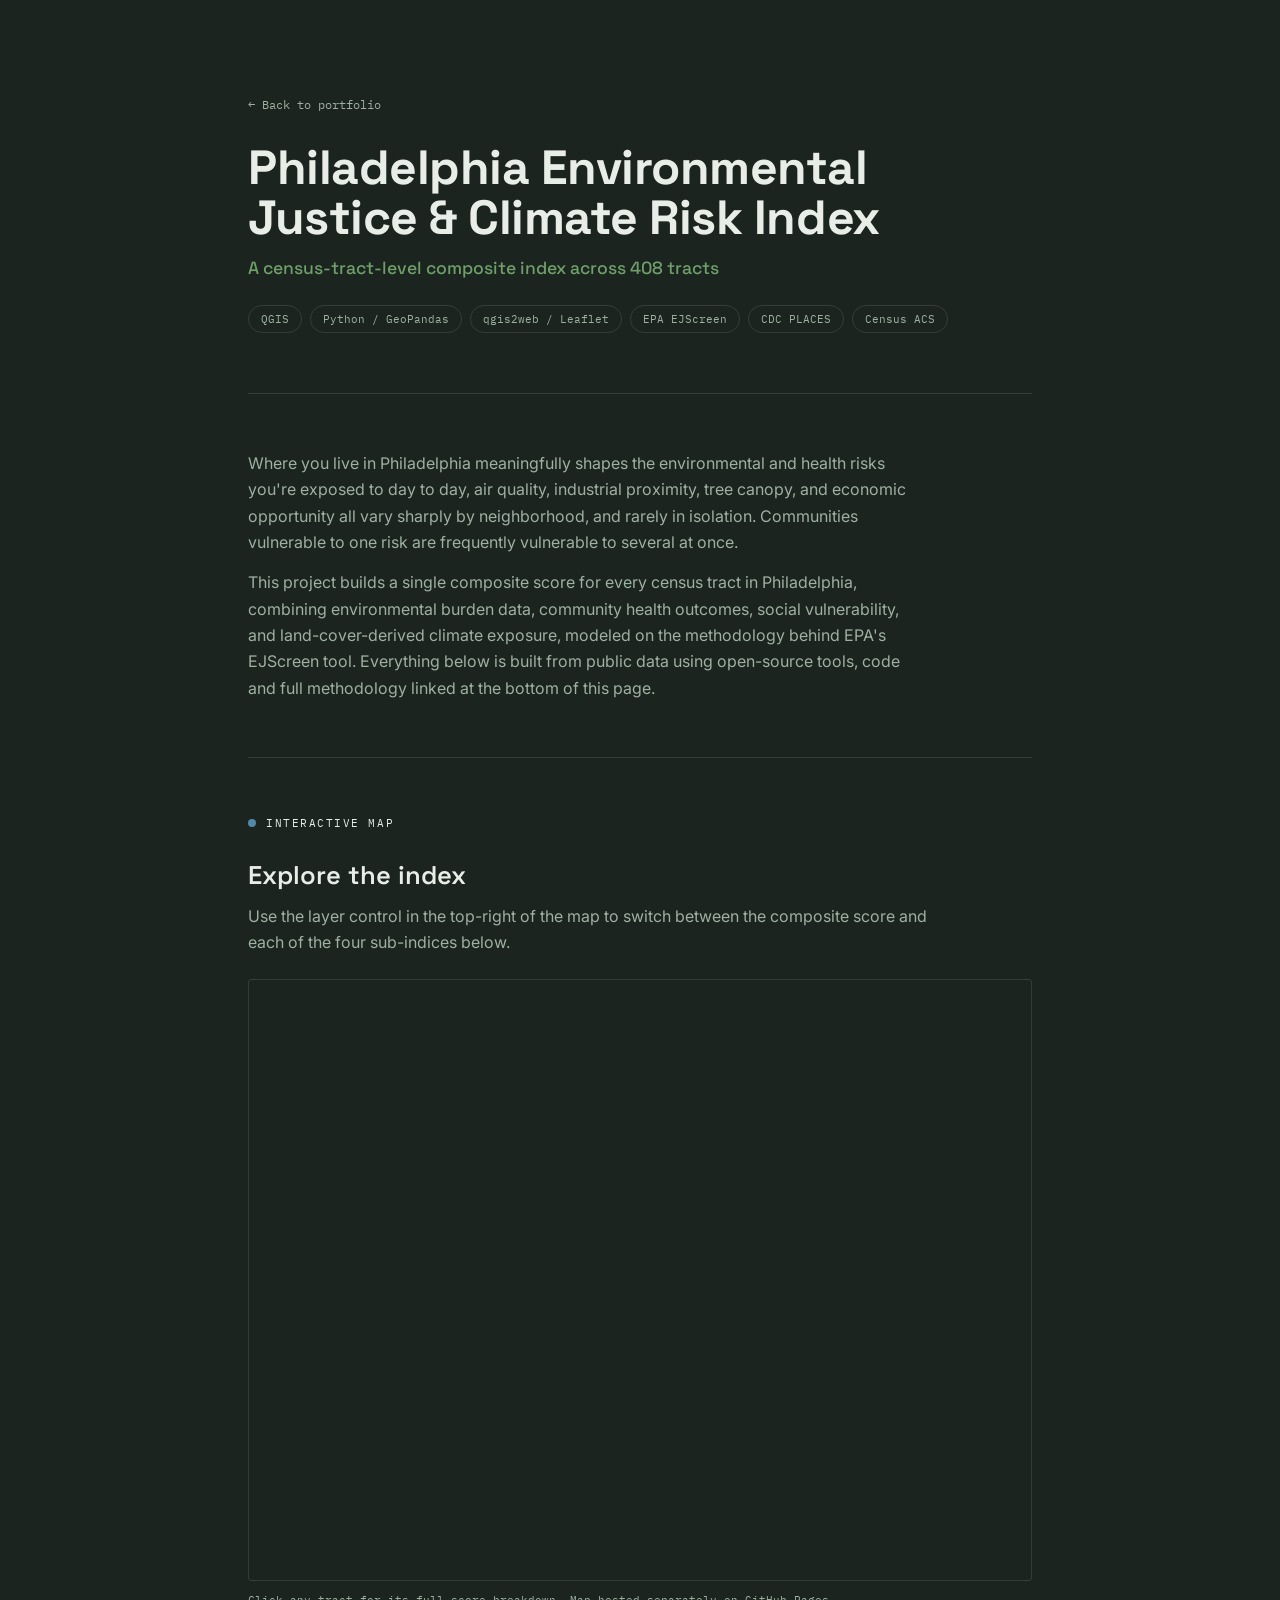
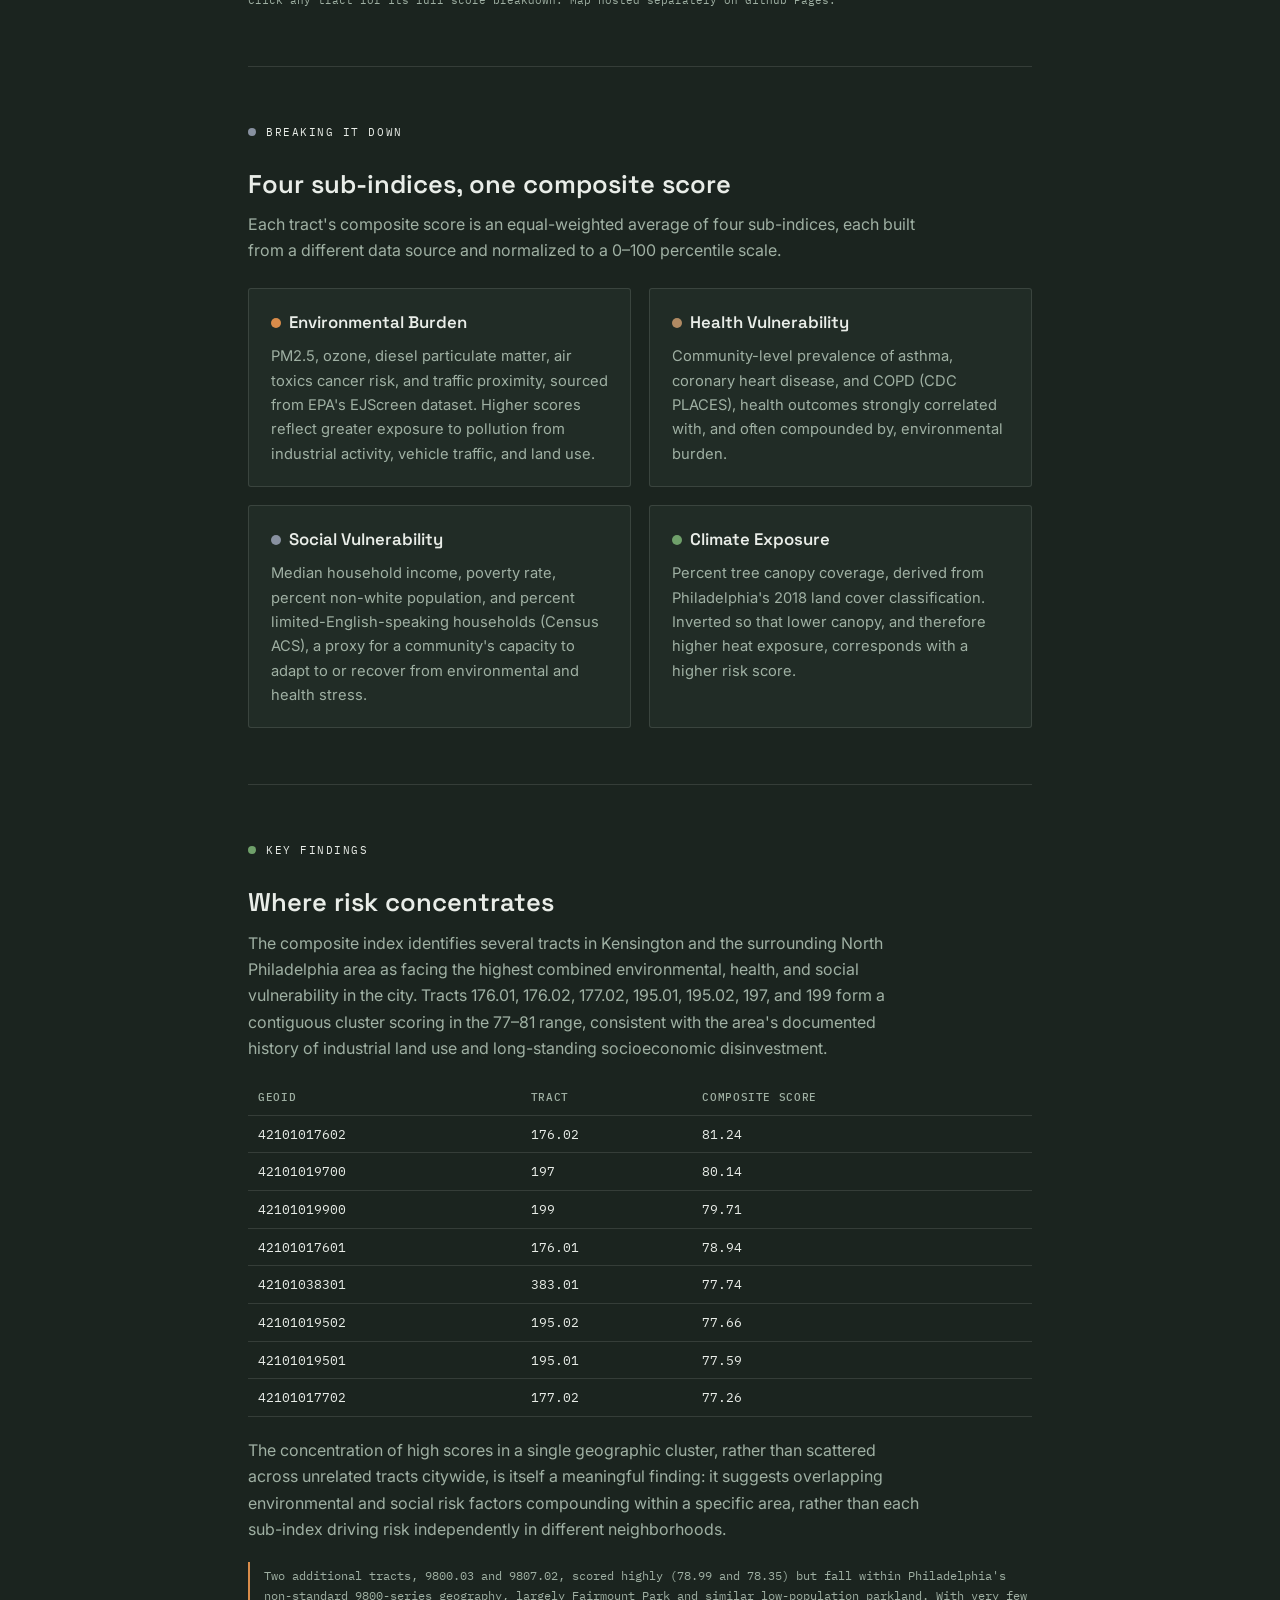
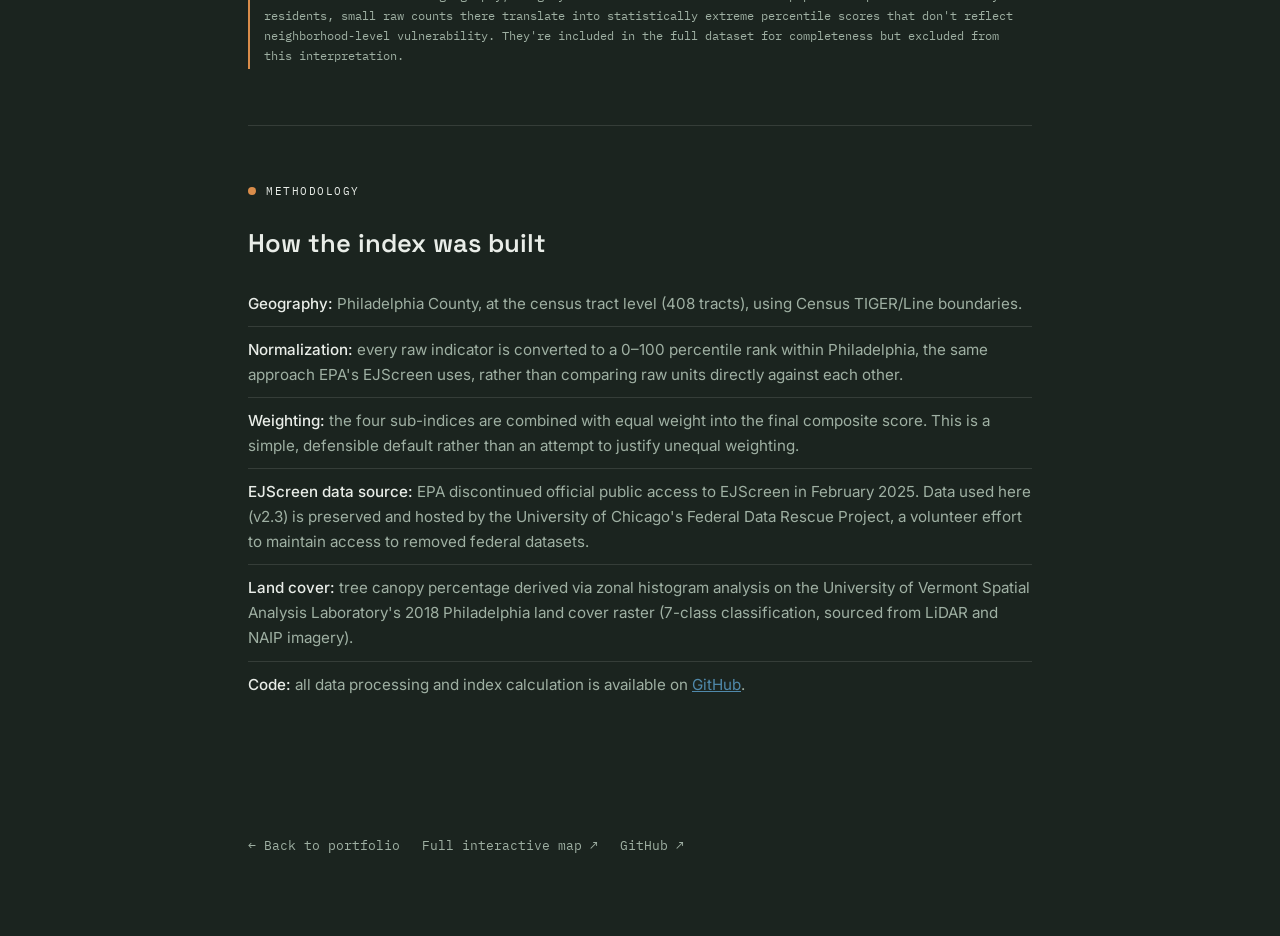
<file: Projects/ej-index-story/index.html.html>
<!DOCTYPE html>
<html lang="en">
<head>
<meta charset="UTF-8">
<meta name="viewport" content="width=device-width, initial-scale=1.0">
<title>Philadelphia EJ & Climate Risk Index — Evan L.</title>
<link rel="preconnect" href="https://fonts.googleapis.com">
<link rel="preconnect" href="https://fonts.gstatic.com" crossorigin>
<link href="https://fonts.googleapis.com/css2?family=Space+Grotesk:wght@400;500;600;700&family=Inter:wght@400;500;600&family=IBM+Plex+Mono:wght@400;500&display=swap" rel="stylesheet">
<style>
  :root {
    --canvas: #1b241f;
    --canvas-raised: #212c26;
    --ink: #e9ede8;
    --ink-dim: #9fb0a3;
    --line: rgba(233, 237, 232, 0.12);
    --canopy: #6fa06a;
    --grass: #a9b96e;
    --soil: #b08a63;
    --water: #5089ab;
    --building: #8891a0;
    --road: #d98c4a;
    --radius: 3px;
  }
  * { box-sizing: border-box; margin: 0; padding: 0; }
  html { scroll-behavior: smooth; }
  @media (prefers-reduced-motion: reduce) {
    html { scroll-behavior: auto; }
    * { animation-duration: 0.001ms !important; transition-duration: 0.001ms !important; }
  }
  body {
    background: var(--canvas);
    color: var(--ink);
    font-family: 'Inter', sans-serif;
    line-height: 1.65;
  }
  a { color: var(--water); }
  .wrap { max-width: 840px; margin: 0 auto; padding: 0 28px; }

  header.hero { padding: 90px 0 60px; border-bottom: 1px solid var(--line); }
  .back-link {
    font-family: 'IBM Plex Mono', monospace;
    font-size: 12px;
    color: var(--ink-dim);
    text-decoration: none;
    display: inline-block;
    margin-bottom: 28px;
  }
  .back-link:hover { color: var(--ink); }
  h1 {
    font-family: 'Space Grotesk', sans-serif;
    font-weight: 700;
    font-size: clamp(2rem, 5vw, 3rem);
    line-height: 1.05;
    letter-spacing: -0.01em;
  }
  .subtitle {
    font-family: 'Space Grotesk', sans-serif;
    font-size: 1.1rem;
    color: var(--canopy);
    margin-top: 10px;
    font-weight: 500;
  }
  .tools-used {
    display: flex;
    gap: 8px;
    flex-wrap: wrap;
    margin-top: 22px;
  }
  .tools-used span {
    font-family: 'IBM Plex Mono', monospace;
    font-size: 11px;
    border: 1px solid var(--line);
    border-radius: 20px;
    padding: 4px 12px;
    color: var(--ink-dim);
  }

  section { padding: 56px 0; border-bottom: 1px solid var(--line); }
  section:last-of-type { border-bottom: none; }
  .section-label {
    font-family: 'IBM Plex Mono', monospace;
    font-size: 11px;
    letter-spacing: 0.14em;
    text-transform: uppercase;
    display: flex;
    align-items: center;
    gap: 10px;
    margin-bottom: 22px;
  }
  .section-label .swatch { width: 8px; height: 8px; border-radius: 50%; }

  p { color: var(--ink-dim); max-width: 68ch; }
  p + p { margin-top: 14px; }
  h2.section-title {
    font-family: 'Space Grotesk', sans-serif;
    font-size: 1.6rem;
    font-weight: 600;
    color: var(--ink);
    margin-bottom: 6px;
  }

  .map-embed-wrap {
    margin-top: 24px;
    border: 1px solid var(--line);
    border-radius: var(--radius);
    overflow: hidden;
  }
  .map-embed-wrap iframe {
    width: 100%;
    height: 600px;
    border: none;
    display: block;
  }
  .map-caption {
    font-family: 'IBM Plex Mono', monospace;
    font-size: 11px;
    color: var(--ink-dim);
    margin-top: 10px;
  }

  .index-grid {
    display: grid;
    grid-template-columns: 1fr 1fr;
    gap: 18px;
    margin-top: 24px;
  }
  @media (max-width: 600px) { .index-grid { grid-template-columns: 1fr; } }
  .index-card {
    background: var(--canvas-raised);
    border: 1px solid var(--line);
    border-radius: var(--radius);
    padding: 20px 22px;
  }
  .index-card-title {
    font-family: 'Space Grotesk', sans-serif;
    font-weight: 600;
    font-size: 1.05rem;
    display: flex;
    align-items: center;
    gap: 8px;
    margin-bottom: 8px;
  }
  .index-card-title .swatch { width: 10px; height: 10px; border-radius: 50%; }
  .index-card p { font-size: 0.92rem; }

  table {
    width: 100%;
    border-collapse: collapse;
    margin-top: 20px;
    font-size: 0.9rem;
  }
  th, td {
    text-align: left;
    padding: 8px 10px;
    border-bottom: 1px solid var(--line);
    font-family: 'IBM Plex Mono', monospace;
    font-size: 12.5px;
  }
  th { color: var(--ink-dim); font-weight: 500; text-transform: uppercase; font-size: 10.5px; letter-spacing: 0.06em; }
  td { color: var(--ink); }

  .footnote {
    font-family: 'IBM Plex Mono', monospace;
    font-size: 12px;
    color: var(--ink-dim);
    border-left: 2px solid var(--road);
    padding: 4px 0 4px 14px;
    margin-top: 20px;
  }

  .methodology-list {
    margin-top: 16px;
    padding-left: 0;
    list-style: none;
  }
  .methodology-list li {
    color: var(--ink-dim);
    padding: 10px 0;
    border-top: 1px solid var(--line);
    font-size: 0.95rem;
  }
  .methodology-list li:first-child { border-top: none; }
  .methodology-list strong { color: var(--ink); font-weight: 500; }

  footer {
    padding: 56px 0 80px;
  }
  .footer-links {
    display: flex;
    gap: 22px;
    flex-wrap: wrap;
    margin-top: 16px;
  }
  .footer-links a {
    font-family: 'IBM Plex Mono', monospace;
    font-size: 13px;
    text-decoration: none;
    color: var(--ink-dim);
  }
  .footer-links a:hover { color: var(--ink); }
</style>
</head>
<body>
<div class="wrap">

  <header class="hero">
    <a class="back-link" href="../../index.html">&larr; Back to portfolio</a>
    <h1>Philadelphia Environmental Justice &amp; Climate Risk Index</h1>
    <div class="subtitle">A census-tract-level composite index across 408 tracts</div>
    <div class="tools-used">
      <span>QGIS</span>
      <span>Python / GeoPandas</span>
      <span>qgis2web / Leaflet</span>
      <span>EPA EJScreen</span>
      <span>CDC PLACES</span>
      <span>Census ACS</span>
    </div>
  </header>

  <section id="intro">
    <p>
      Where you live in Philadelphia meaningfully shapes the environmental and health risks
      you're exposed to day to day, air quality, industrial proximity, tree canopy, and
      economic opportunity all vary sharply by neighborhood, and rarely in isolation.
      Communities vulnerable to one risk are frequently vulnerable to several at once.
    </p>
    <p>
      This project builds a single composite score for every census tract in Philadelphia,
      combining environmental burden data, community health outcomes, social vulnerability,
      and land-cover-derived climate exposure, modeled on the methodology behind EPA's
      EJScreen tool. Everything below is built from public data using open-source tools,
      code and full methodology linked at the bottom of this page.
    </p>
  </section>

  <section id="map">
    <div class="section-label"><span class="swatch" style="background:var(--water)"></span>Interactive Map</div>
    <h2 class="section-title">Explore the index</h2>
    <p>Use the layer control in the top-right of the map to switch between the composite score and each of the four sub-indices below.</p>
    <div class="map-embed-wrap">
      <iframe src="https://evanklarsen.github.io/Projects/ej-index-map/" loading="lazy" title="Interactive EJ and Climate Risk map"></iframe>
    </div>
    <div class="map-caption">Click any tract for its full score breakdown. Map hosted separately on GitHub Pages.</div>
  </section>

  <section id="breakdown">
    <div class="section-label"><span class="swatch" style="background:var(--building)"></span>Breaking It Down</div>
    <h2 class="section-title">Four sub-indices, one composite score</h2>
    <p>Each tract's composite score is an equal-weighted average of four sub-indices, each built from a different data source and normalized to a 0–100 percentile scale.</p>

    <div class="index-grid">
      <div class="index-card">
        <div class="index-card-title"><span class="swatch" style="background:var(--road)"></span>Environmental Burden</div>
        <p>PM2.5, ozone, diesel particulate matter, air toxics cancer risk, and traffic proximity, sourced from EPA's EJScreen dataset. Higher scores reflect greater exposure to pollution from industrial activity, vehicle traffic, and land use.</p>
      </div>
      <div class="index-card">
        <div class="index-card-title"><span class="swatch" style="background:var(--soil)"></span>Health Vulnerability</div>
        <p>Community-level prevalence of asthma, coronary heart disease, and COPD (CDC PLACES), health outcomes strongly correlated with, and often compounded by, environmental burden.</p>
      </div>
      <div class="index-card">
        <div class="index-card-title"><span class="swatch" style="background:var(--building)"></span>Social Vulnerability</div>
        <p>Median household income, poverty rate, percent non-white population, and percent limited-English-speaking households (Census ACS), a proxy for a community's capacity to adapt to or recover from environmental and health stress.</p>
      </div>
      <div class="index-card">
        <div class="index-card-title"><span class="swatch" style="background:var(--canopy)"></span>Climate Exposure</div>
        <p>Percent tree canopy coverage, derived from Philadelphia's 2018 land cover classification. Inverted so that lower canopy, and therefore higher heat exposure, corresponds with a higher risk score.</p>
      </div>
    </div>
  </section>

  <section id="findings">
    <div class="section-label"><span class="swatch" style="background:var(--canopy)"></span>Key Findings</div>
    <h2 class="section-title">Where risk concentrates</h2>
    <p>
      The composite index identifies several tracts in Kensington and the surrounding North
      Philadelphia area as facing the highest combined environmental, health, and social
      vulnerability in the city. Tracts 176.01, 176.02, 177.02, 195.01, 195.02, 197, and 199
      form a contiguous cluster scoring in the 77–81 range, consistent with the area's
      documented history of industrial land use and long-standing socioeconomic disinvestment.
    </p>

    <table>
      <tr><th>GEOID</th><th>Tract</th><th>Composite Score</th></tr>
      <tr><td>42101017602</td><td>176.02</td><td>81.24</td></tr>
      <tr><td>42101019700</td><td>197</td><td>80.14</td></tr>
      <tr><td>42101019900</td><td>199</td><td>79.71</td></tr>
      <tr><td>42101017601</td><td>176.01</td><td>78.94</td></tr>
      <tr><td>42101038301</td><td>383.01</td><td>77.74</td></tr>
      <tr><td>42101019502</td><td>195.02</td><td>77.66</td></tr>
      <tr><td>42101019501</td><td>195.01</td><td>77.59</td></tr>
      <tr><td>42101017702</td><td>177.02</td><td>77.26</td></tr>
    </table>

    <p style="margin-top:20px;">
      The concentration of high scores in a single geographic cluster, rather than scattered
      across unrelated tracts citywide, is itself a meaningful finding: it suggests
      overlapping environmental and social risk factors compounding within a specific area,
      rather than each sub-index driving risk independently in different neighborhoods.
    </p>

    <div class="footnote">
      Two additional tracts, 9800.03 and 9807.02, scored highly (78.99 and 78.35) but fall
      within Philadelphia's non-standard 9800-series geography, largely Fairmount Park and
      similar low-population parkland. With very few residents, small raw counts there
      translate into statistically extreme percentile scores that don't reflect
      neighborhood-level vulnerability. They're included in the full dataset for
      completeness but excluded from this interpretation.
    </div>
  </section>

  <section id="methodology">
    <div class="section-label"><span class="swatch" style="background:var(--road)"></span>Methodology</div>
    <h2 class="section-title">How the index was built</h2>
    <ul class="methodology-list">
      <li><strong>Geography:</strong> Philadelphia County, at the census tract level (408 tracts), using Census TIGER/Line boundaries.</li>
      <li><strong>Normalization:</strong> every raw indicator is converted to a 0–100 percentile rank within Philadelphia, the same approach EPA's EJScreen uses, rather than comparing raw units directly against each other.</li>
      <li><strong>Weighting:</strong> the four sub-indices are combined with equal weight into the final composite score. This is a simple, defensible default rather than an attempt to justify unequal weighting.</li>
      <li><strong>EJScreen data source:</strong> EPA discontinued official public access to EJScreen in February 2025. Data used here (v2.3) is preserved and hosted by the University of Chicago's Federal Data Rescue Project, a volunteer effort to maintain access to removed federal datasets.</li>
      <li><strong>Land cover:</strong> tree canopy percentage derived via zonal histogram analysis on the University of Vermont Spatial Analysis Laboratory's 2018 Philadelphia land cover raster (7-class classification, sourced from LiDAR and NAIP imagery).</li>
      <li><strong>Code:</strong> all data processing and index calculation is available on <a href="https://github.com/evanklarsen" target="_blank" rel="noopener">GitHub</a>.</li>
    </ul>
  </section>

  <footer>
    <div class="footer-links">
      <a href="../../index.html">&larr; Back to portfolio</a>
      <a href="https://evanklarsen.github.io/Projects/ej-index-map/" target="_blank" rel="noopener">Full interactive map ↗</a>
      <a href="https://github.com/evanklarsen" target="_blank" rel="noopener">GitHub ↗</a>
    </div>
  </footer>

</div>
</body>
</html>
</file>
<file: css/style.css>
:root {
  --canvas: #1b241f;
  --canvas-raised: #212c26;
  --ink: #e9ede8;
  --ink-dim: #9fb0a3;
  --line: rgba(233, 237, 232, 0.12);

  /* Official USGS NLCD & DVRPC Palette Standards */
  --canopy: #38814e;    /* NLCD Class 41/42 — Deciduous/Evergreen Forest */
  --grass: #d2b48c;     /* NLCD Class 52/71 — Shrub/Herbaceous */
  --soil: #b2b2b2;      /* NLCD Class 31 — Barren Land */
  --water: #476ba0;     /* NLCD Class 11 — Open Water */
  --building: #ab0000;  /* NLCD Class 23/24 — High Intensity Developed */
  --road: #df7000;      /* NLCD Class 21/22 — Low/Medium Intensity Developed */
  --radius: 3px;
}

[data-theme="light"] {
  --canvas: #f4f3ef;          /* Topo map paper base */
  --canvas-raised: #eae8e1;  /* Raised panel tone */
  --ink: #1b241f;            /* Dark ink text */
  --ink-dim: #4a584e;        /* Muted map text */
  --line: rgba(27, 36, 31, 0.15);
}

* { box-sizing: border-box; margin: 0; padding: 0; }

html { scroll-behavior: smooth; }
@media (prefers-reduced-motion: reduce) {
  html { scroll-behavior: auto; }
  * { animation-duration: 0.001ms !important; transition-duration: 0.001ms !important; }
}

body {
  background: var(--canvas);
  color: var(--ink);
  font-family: 'Inter', sans-serif;
  line-height: 1.6;
  position: relative;
  overflow-x: hidden;
  cursor: crosshair;
}

/* Faint contour-line texture across the whole canvas */
.contours {
  position: fixed;
  inset: 0;
  z-index: 0;
  opacity: 0.05;
  pointer-events: none;
}
.graticule {
  position: fixed;
  inset: 0;
  z-index: 0;
  opacity: 0.08;
  pointer-events: none;
  background-image: 
    linear-gradient(to right, var(--line) 1px, transparent 1px),
    linear-gradient(to bottom, var(--line) 1px, transparent 1px);
  background-size: 60px 60px; /* Simulates uniform map grid intervals */
}

a { color: inherit; }
a:focus-visible, button:focus-visible {
  outline: 2px solid var(--water);
  outline-offset: 3px;
}

.wrap {
  position: relative;
  z-index: 1;
  max-width: 880px;
  margin: 0 auto;
  padding: 0 28px;
}

/* ---------- Legend key (fixed nav) ---------- */
.legend {
  position: fixed;
  top: 28px;
  right: 28px;
  z-index: 10;
  background: var(--canvas-raised);
  border: 1px solid var(--line);
  border-radius: var(--radius);
  padding: 12px 14px;
  font-family: 'IBM Plex Mono', monospace;
  font-size: 11px;
  letter-spacing: 0.02em;
}
.legend-title {
  color: var(--ink-dim);
  text-transform: uppercase;
  font-size: 9px;
  letter-spacing: 0.12em;
  margin-bottom: 8px;
}
.legend-item {
  display: flex;
  align-items: center;
  gap: 8px;
  padding: 4px 0;
  text-decoration: none;
  color: var(--ink);
}
.legend-item:hover { color: var(--grass); }
.swatch {
  width: 10px;
  height: 10px;
  flex-shrink: 0;
  border-radius: 2px;
}

@media (max-width: 640px) {
  .legend {
    position: static;
    margin: 20px 28px 0;
    display: flex;
    flex-wrap: wrap;
    gap: 4px 16px;
  }
  .legend-title { width: 100%; }
}

/* ---------- Hero ---------- */
header.hero {
  padding: 120px 0 80px;
}
.coord-tag {
  font-family: 'IBM Plex Mono', monospace;
  font-size: 12px;
  color: var(--water);
  letter-spacing: 0.04em;
  margin-bottom: 18px;
}
h1 {
  font-family: 'Space Grotesk', sans-serif;
  font-weight: 700;
  font-size: clamp(2.6rem, 6vw, 4.2rem);
  line-height: 1.02;
  letter-spacing: -0.01em;
}
.role {
  font-family: 'Space Grotesk', sans-serif;
  font-size: clamp(1.1rem, 2.4vw, 1.5rem);
  color: var(--canopy);
  margin-top: 10px;
  font-weight: 500;
}
.hero-desc {
  max-width: 52ch;
  color: var(--ink-dim);
  margin-top: 22px;
  font-size: 1.02rem;
}
.hero-links {
  display: flex;
  gap: 14px;
  margin-top: 34px;
  flex-wrap: wrap;
}
.btn {
  font-family: 'IBM Plex Mono', monospace;
  font-size: 12.5px;
  text-decoration: none;
  padding: 11px 18px;
  border-radius: var(--radius);
  border: 1px solid var(--line);
  color: var(--ink);
  transition: border-color 0.15s ease, transform 0.15s ease;
  display: inline-flex;
  align-items: center;
  gap: 8px;
}
.btn:hover { border-color: var(--water); transform: translateY(-1px); }
.btn.primary { background: var(--canvas-raised); border-color: var(--canopy); }

/* ---------- Sections ---------- */
section {
  padding: 64px 0;
  border-top: 1px solid var(--line);
}
.section-label {
  font-family: 'IBM Plex Mono', monospace;
  font-size: 11px;
  letter-spacing: 0.14em;
  text-transform: uppercase;
  display: flex;
  align-items: center;
  gap: 10px;
  margin-bottom: 26px;
}
.section-label .swatch { width: 8px; height: 8px; border-radius: 50%; }
.section-label .num { color: var(--ink-dim); }

#about p { max-width: 62ch; color: var(--ink-dim); }
#about p + p { margin-top: 14px; }
#about strong { color: var(--ink); font-weight: 500; }

/* ---------- Project cards ---------- */
.project-card {
  background: var(--canvas-raised);
  border: 1px solid var(--line);
  border-radius: var(--radius);
  padding: 26px 28px;
  margin-bottom: 16px;
}
.project-top {
  display: flex;
  justify-content: space-between;
  align-items: flex-start;
  gap: 16px;
  flex-wrap: wrap;
}
.project-title {
  font-family: 'Space Grotesk', sans-serif;
  font-size: 1.2rem;
  font-weight: 600;
}
.status {
  font-family: 'IBM Plex Mono', monospace;
  font-size: 10.5px;
  letter-spacing: 0.06em;
  text-transform: uppercase;
  padding: 4px 9px;
  border-radius: 20px;
  white-space: nowrap;
}
.status.progress { background: rgba(217, 140, 74, 0.15); color: var(--road); }
.status.complete { background: rgba(111, 160, 106, 0.15); color: var(--canopy); }
.project-desc { color: var(--ink-dim); margin-top: 12px; max-width: 60ch; font-size: 0.96rem; }
.project-tags {
  display: flex;
  gap: 8px;
  flex-wrap: wrap;
  margin-top: 16px;
}
.tag {
  font-family: 'IBM Plex Mono', monospace;
  font-size: 10.5px;
  color: var(--ink-dim);
  border: 1px solid var(--line);
  border-radius: 20px;
  padding: 3px 10px;
}
.placeholder-note {
  font-family: 'IBM Plex Mono', monospace;
  font-size: 12px;
  color: var(--ink-dim);
  border-left: 2px solid var(--road);
  padding: 4px 0 4px 14px;
  margin-top: 8px;
}

/* ---------- Skills ---------- */
.skills-grid {
  display: flex;
  flex-wrap: wrap;
  gap: 10px;
}
.skill-tag {
  font-family: 'IBM Plex Mono', monospace;
  font-size: 12.5px;
  border: 1px solid var(--line);
  border-radius: var(--radius);
  padding: 8px 14px;
  display: flex;
  align-items: center;
  gap: 8px;
}
.skill-tag .dot {
  width: 6px; height: 6px; border-radius: 50%;
}

/* ---------- Project Detail Pages ---------- */
.back-link {
  font-family: 'IBM Plex Mono', monospace;
  font-size: 12px;
  color: var(--ink-dim);
  text-decoration: none;
  display: inline-block;
  margin-bottom: 20px;
}
.back-link:hover { color: var(--ink); }

.subtitle {
  font-size: 1.1rem;
  color: var(--ink-dim);
  margin-top: 10px;
}

.tools-used {
  display: flex;
  gap: 8px;
  flex-wrap: wrap;
  margin-top: 16px;
}
.tools-used span {
  font-family: 'IBM Plex Mono', monospace;
  font-size: 11px;
  color: var(--canopy);
  background: var(--canvas-raised);
  border: 1px solid var(--line);
  border-radius: var(--radius);
  padding: 4px 10px;
}

.sub-title {
  font-family: 'Space Grotesk', sans-serif;
  font-size: 1.25rem;
  margin: 28px 0 10px;
}

.section-title {
  font-family: 'Space Grotesk', sans-serif;
  font-weight: 600;
  font-size: clamp(1.4rem, 3vw, 1.8rem);
  color: var(--ink);
  margin-bottom: 14px;
}

.map-embed-wrap {
  position: relative;
  width: 100%;
  height: 480px;
  margin: 16px 0 8px;
  border: 1px solid var(--line);
  border-radius: var(--radius);
  overflow: hidden;
  background: var(--canvas-raised);
}
.map-embed-wrap iframe {
  width: 100%;
  height: 100%;
  border: none;
}

.map-caption {
  font-family: 'IBM Plex Mono', monospace;
  font-size: 11px;
  color: var(--ink-dim);
  margin-bottom: 28px;
}
.map-caption a {
  color: var(--water);
  text-decoration: none;
}

table {
  width: 100%;
  border-collapse: collapse;
  margin: 20px 0;
  font-family: 'IBM Plex Mono', monospace;
  font-size: 12.5px;
}
th, td {
  padding: 10px 14px;
  text-align: left;
  border-bottom: 1px solid var(--line);
}
th {
  color: var(--ink-dim);
  text-transform: uppercase;
  font-size: 10px;
  letter-spacing: 0.1em;
  background: var(--canvas-raised);
}

.footnote {
  font-family: 'IBM Plex Mono', monospace;
  font-size: 11px;
  color: var(--ink-dim);
  border-left: 2px solid var(--road);
  padding-left: 12px;
  margin-top: 12px;
}

.methodology-list {
  list-style: none;
  margin-top: 16px;
}
.methodology-list li {
  position: relative;
  padding-left: 20px;
  margin-bottom: 12px;
  color: var(--ink-dim);
}
.methodology-list li::before {
  content: "•";
  position: absolute;
  left: 0;
  color: var(--canopy);
}
.methodology-list li strong {
  color: var(--ink);
}

/* ---------- Footer / Contact ---------- */
footer {
  padding: 64px 0 80px;
}
.footer-links {
  display: flex;
  gap: 22px;
  flex-wrap: wrap;
  margin-top: 18px;
}
.footer-links a {
  font-family: 'IBM Plex Mono', monospace;
  font-size: 13px;
  text-decoration: none;
  color: var(--ink-dim);
  border-bottom: 1px solid transparent;
}
.footer-links a:hover { color: var(--ink); border-color: var(--road); }
.footer-meta {
  margin-top: 40px;
  font-family: 'IBM Plex Mono', monospace;
  font-size: 11px;
  color: var(--ink-dim);
  opacity: 0.6;
}
</file>
